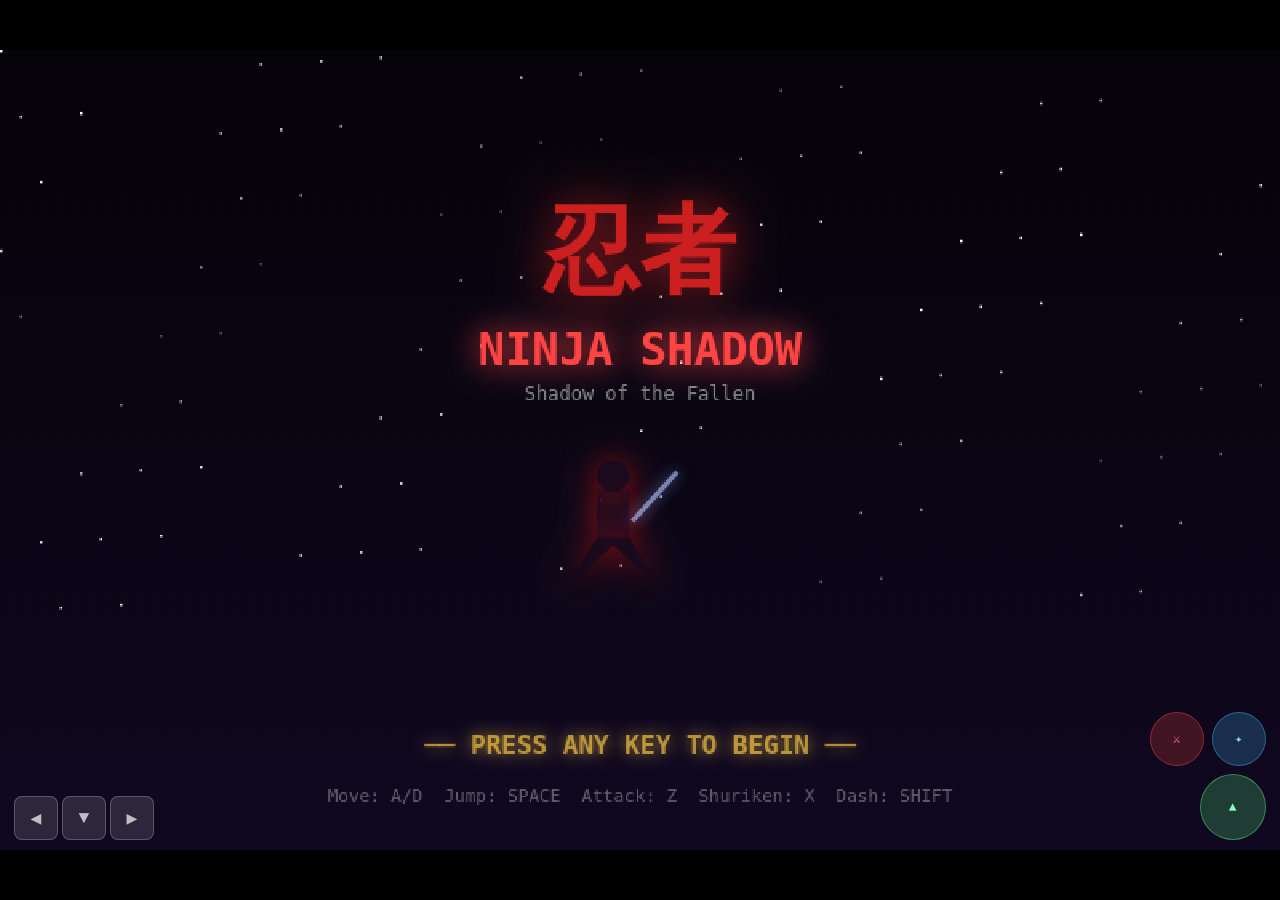
<file: game.html>
<!DOCTYPE html>
<html lang="en">
<head>
<meta charset="UTF-8">
<meta name="viewport" content="width=device-width, initial-scale=1.0, user-scalable=no">
<title>Ninja Shadow — Shadow of the Fallen</title>
<style>
  * { margin: 0; padding: 0; box-sizing: border-box; }
  body {
    background: #000;
    display: flex;
    flex-direction: column;
    align-items: center;
    justify-content: center;
    height: 100vh;
    overflow: hidden;
    font-family: 'Courier New', monospace;
  }
  #gameContainer {
    position: relative;
    width: 800px;
    height: 500px;
    max-width: 100vw;
    max-height: 100vh;
  }
  canvas {
    display: block;
    width: 100%;
    height: 100%;
    image-rendering: pixelated;
  }
  #ui {
    position: absolute;
    top: 0; left: 0; right: 0; bottom: 0;
    pointer-events: none;
  }
  /* Mobile controls */
  #mobileControls {
    position: absolute;
    bottom: 0; left: 0; right: 0;
    height: 130px;
    display: flex;
    justify-content: space-between;
    align-items: flex-end;
    padding: 10px 14px;
    pointer-events: none;
  }
  .dpad {
    display: grid;
    grid-template-columns: 44px 44px 44px;
    grid-template-rows: 44px 44px;
    gap: 4px;
    pointer-events: all;
  }
  .btn {
    background: rgba(255,255,255,0.13);
    border: 1.5px solid rgba(255,255,255,0.22);
    border-radius: 8px;
    display: flex;
    align-items: center;
    justify-content: center;
    font-size: 18px;
    color: rgba(255,255,255,0.7);
    cursor: pointer;
    -webkit-tap-highlight-color: transparent;
    user-select: none;
    transition: background 0.1s;
    touch-action: manipulation;
  }
  .btn:active, .btn.pressed { background: rgba(255,200,50,0.28); }
  .actionBtns {
    display: flex;
    flex-direction: column;
    gap: 8px;
    pointer-events: all;
  }
  .actionRow { display: flex; gap: 8px; }
  .actionBtn {
    width: 54px; height: 54px;
    border-radius: 50%;
    font-size: 13px;
    font-weight: bold;
    letter-spacing: 0.5px;
  }
  #btnAttack { background: rgba(220,60,60,0.25); border-color: rgba(220,60,60,0.5); color: #f88; }
  #btnShuriken { background: rgba(60,160,220,0.25); border-color: rgba(60,160,220,0.5); color: #8cf; }
  #btnJump { background: rgba(80,220,120,0.25); border-color: rgba(80,220,120,0.5); color: #8fb; width: 66px; height: 66px; }
  #btnDown { background: rgba(180,100,220,0.2); border-color: rgba(180,100,220,0.4); color: #c8f; }
  .empty { pointer-events: none; background: transparent; border: none; }
</style>
</head>
<body>
<div id="gameContainer">
  <canvas id="gameCanvas" width="800" height="500"></canvas>
  <!-- Mobile Controls -->
  <div id="mobileControls">
    <div class="dpad">
      <div class="empty"></div>
      <div></div>
      <div class="empty"></div>
      <div class="btn" id="btnLeft">◀</div>
      <div class="btn" id="btnDown2">▼</div>
      <div class="btn" id="btnRight">▶</div>
    </div>
    <div class="actionBtns">
      <div class="actionRow">
        <div class="btn actionBtn" id="btnAttack">⚔</div>
        <div class="btn actionBtn" id="btnShuriken">✦</div>
      </div>
      <div class="actionRow" style="justify-content:flex-end">
        <div class="btn actionBtn" id="btnJump">▲</div>
      </div>
    </div>
  </div>
</div>

<script>
// ═══════════════════════════════════════════════════════════
//  NINJA SHADOW — Full Game Engine
// ═══════════════════════════════════════════════════════════
const canvas = document.getElementById('gameCanvas');
const ctx = canvas.getContext('2d');
const W = 800, H = 500;

// ── Audio ────────────────────────────────────────────────
const AC = window.AudioContext || window.webkitAudioContext;
let audioCtx = null;
function getAC() { if (!audioCtx) { try { audioCtx = new AC(); } catch(e){} } return audioCtx; }
function playTone(freq, type, dur, vol=0.18, detune=0) {
  try {
    const ac = getAC(); if (!ac) return;
    const o = ac.createOscillator();
    const g = ac.createGain();
    o.connect(g); g.connect(ac.destination);
    o.type = type; o.frequency.value = freq; o.detune.value = detune;
    g.gain.setValueAtTime(vol, ac.currentTime);
    g.gain.exponentialRampToValueAtTime(0.0001, ac.currentTime + dur);
    o.start(); o.stop(ac.currentTime + dur);
  } catch(e){}
}
function sfxJump()    { playTone(280, 'sine', 0.15, 0.12); playTone(380,'sine',0.1,0.08,200); }
function sfxSlash()   { playTone(800,'sawtooth',0.06,0.1); playTone(400,'sawtooth',0.1,0.08,-300); }
function sfxShuriken(){ playTone(600,'square',0.08,0.08,100); }
function sfxHit()     { playTone(120,'sawtooth',0.12,0.2); playTone(80,'sawtooth',0.2,0.15,-200); }
function sfxDeath()   { playTone(200,'sawtooth',0.5,0.3); playTone(100,'sawtooth',0.6,0.25,-500); }
function sfxPickup()  { playTone(880,'sine',0.1,0.15); playTone(1100,'sine',0.12,0.12,0); }
function sfxLand()    { playTone(160,'triangle',0.07,0.15); }

// ── Input ────────────────────────────────────────────────
const keys = {};
const justPressed = {};
let lastKeys = {};
document.addEventListener('keydown', e => {
  if (!keys[e.code]) justPressed[e.code] = true;
  keys[e.code] = true;
  if (['Space','ArrowUp','ArrowDown','ArrowLeft','ArrowRight'].includes(e.code)) e.preventDefault();
});
document.addEventListener('keyup', e => { keys[e.code] = false; });

// Mobile buttons
function bindBtn(id, code) {
  const el = document.getElementById(id);
  if (!el) return;
  el.addEventListener('touchstart', e => { e.preventDefault(); keys[code]=true; justPressed[code]=true; el.classList.add('pressed'); }, {passive:false});
  el.addEventListener('touchend',   e => { e.preventDefault(); keys[code]=false; el.classList.remove('pressed'); }, {passive:false});
  el.addEventListener('mousedown',  e => { keys[code]=true; justPressed[code]=true; });
  el.addEventListener('mouseup',    e => { keys[code]=false; });
}
bindBtn('btnLeft',    'ArrowLeft');
bindBtn('btnRight',   'ArrowRight');
bindBtn('btnDown2',   'ArrowDown');
bindBtn('btnAttack',  'KeyZ');
bindBtn('btnShuriken','KeyX');
bindBtn('btnJump',    'Space');

// ── Math helpers ─────────────────────────────────────────
const lerp = (a,b,t) => a+(b-a)*t;
const clamp = (v,mn,mx) => Math.max(mn,Math.min(mx,v));
const rand = (a,b) => a + Math.random()*(b-a);
const randInt = (a,b) => Math.floor(rand(a,b+1));

// ── Particle System ──────────────────────────────────────
const particles = [];
function spawnParticles(x, y, count, opts={}) {
  for (let i=0; i<count; i++) {
    const angle = opts.angle !== undefined ? opts.angle + rand(-opts.spread||0.5, opts.spread||0.5) : rand(0, Math.PI*2);
    const speed = rand(opts.minSpd||1, opts.maxSpd||4);
    particles.push({
      x, y,
      vx: Math.cos(angle)*speed + (opts.vx||0),
      vy: Math.sin(angle)*speed + (opts.vy||0),
      life: 1,
      decay: rand(opts.minDecay||0.03, opts.maxDecay||0.07),
      size: rand(opts.minSz||1.5, opts.maxSz||4),
      color: opts.colors ? opts.colors[Math.floor(Math.random()*opts.colors.length)] : '#fff',
      gravity: opts.gravity !== undefined ? opts.gravity : 0.15,
      type: opts.type || 'circle',
    });
  }
}

function updateParticles() {
  for (let i = particles.length-1; i>=0; i--) {
    const p = particles[i];
    p.x += p.vx; p.y += p.vy;
    p.vy += p.gravity;
    p.vx *= 0.96;
    p.life -= p.decay;
    if (p.life <= 0) particles.splice(i,1);
  }
}
function drawParticles(camX) {
  for (const p of particles) {
    ctx.save();
    ctx.globalAlpha = p.life;
    ctx.fillStyle = p.color;
    const sx = p.x - camX;
    if (p.type === 'star') {
      ctx.translate(sx, p.y);
      ctx.beginPath();
      for (let i=0;i<5;i++) {
        const a = (i/5)*Math.PI*2 - Math.PI/2;
        const r = i%2===0?p.size:p.size*0.4;
        i===0?ctx.moveTo(Math.cos(a)*r,Math.sin(a)*r):ctx.lineTo(Math.cos(a)*r,Math.sin(a)*r);
      }
      ctx.closePath(); ctx.fill();
    } else {
      ctx.beginPath();
      ctx.arc(sx, p.y, p.size, 0, Math.PI*2);
      ctx.fill();
    }
    ctx.restore();
  }
}

// ── Platform definitions ─────────────────────────────────
// Each level is an array of platforms + enemies + collectibles
// Platform: {x,y,w,h, type:'solid'|'semisolid'}
// Enemy: {x,y,type:'guard'|'archer'|'ninja'|'boss'}
// Collectible: {x,y,type:'spirit'|'health'}

const TILE = 32;
function makePlatform(x,y,w,h,type='solid') { return {x,y,w,h,type}; }

function generateLevel(lvl) {
  const platforms = [];
  const enemies = [];
  const collectibles = [];
  const goal = { x: 0, y: 0 };

  if (lvl === 1) {
    // Ground
    platforms.push(makePlatform(0,   450, 600, 50));
    platforms.push(makePlatform(700, 430, 400, 70));
    platforms.push(makePlatform(1200,440, 500, 60));
    platforms.push(makePlatform(1800,420, 600, 80));
    platforms.push(makePlatform(2500,440, 400, 60));
    platforms.push(makePlatform(3000,440, 800, 60));
    // Floating
    platforms.push(makePlatform(300, 350, 120, 20,'semisolid'));
    platforms.push(makePlatform(550, 290, 120, 20,'semisolid'));
    platforms.push(makePlatform(820, 360, 140, 20,'semisolid'));
    platforms.push(makePlatform(1050,300, 120, 20,'semisolid'));
    platforms.push(makePlatform(1350,330, 160, 20,'semisolid'));
    platforms.push(makePlatform(1600,270, 140, 20,'semisolid'));
    platforms.push(makePlatform(1950,310, 180, 20,'semisolid'));
    platforms.push(makePlatform(2200,250, 120, 20,'semisolid'));
    platforms.push(makePlatform(2700,350, 120, 20,'semisolid'));
    // Walls
    platforms.push(makePlatform(640, 380, 20, 70));
    platforms.push(makePlatform(1150,350, 20, 100));
    platforms.push(makePlatform(2480,360, 20, 80));

    enemies.push({x:500, y:418, type:'guard'});
    enemies.push({x:900, y:398, type:'guard'});
    enemies.push({x:1300,y:408, type:'archer'});
    enemies.push({x:1550,y:408, type:'guard'});
    enemies.push({x:1900,y:388, type:'guard'});
    enemies.push({x:2100,y:408, type:'archer'});
    enemies.push({x:2600,y:408, type:'guard'});
    enemies.push({x:2800,y:408, type:'ninja'});
    enemies.push({x:3100,y:408, type:'guard'});
    enemies.push({x:3300,y:408, type:'ninja'});

    for (let i=0;i<15;i++) collectibles.push({x: 150+i*220+rand(-30,30), y: rand(250,420), type:'spirit'});
    collectibles.push({x:1000,y:370,type:'health'});
    collectibles.push({x:2300,y:220,type:'health'});

    goal.x = 3600; goal.y = 380;
  } else if (lvl === 2) {
    platforms.push(makePlatform(0,   460, 500, 40));
    platforms.push(makePlatform(600, 420, 300, 40));
    platforms.push(makePlatform(1000,380, 300, 40));
    platforms.push(makePlatform(1400,340, 400, 40));
    platforms.push(makePlatform(1900,360, 500, 40));
    platforms.push(makePlatform(2500,400, 600, 40));
    platforms.push(makePlatform(3200,360, 800, 40));
    // Steps
    for (let i=0;i<6;i++) {
      platforms.push(makePlatform(200+i*90, 420-i*35, 70, 18,'semisolid'));
    }
    platforms.push(makePlatform(700, 310, 100, 18,'semisolid'));
    platforms.push(makePlatform(900, 260, 120, 18,'semisolid'));
    platforms.push(makePlatform(1150,200, 100, 18,'semisolid'));
    platforms.push(makePlatform(1500,230, 120, 18,'semisolid'));
    platforms.push(makePlatform(1750,190, 100, 18,'semisolid'));
    platforms.push(makePlatform(2050,220, 140, 18,'semisolid'));
    platforms.push(makePlatform(2700,300, 120, 18,'semisolid'));
    // Walls
    platforms.push(makePlatform(580, 380, 20, 80));
    platforms.push(makePlatform(995, 340, 20, 80));
    platforms.push(makePlatform(1395,300, 20, 80));

    enemies.push({x:400, y:428, type:'guard'});
    enemies.push({x:750, y:388, type:'archer'});
    enemies.push({x:1100,y:348, type:'ninja'});
    enemies.push({x:1500,y:308, type:'guard'});
    enemies.push({x:1700,y:308, type:'archer'});
    enemies.push({x:2000,y:328, type:'ninja'});
    enemies.push({x:2200,y:368, type:'guard'});
    enemies.push({x:2700,y:368, type:'ninja'});
    enemies.push({x:2900,y:368, type:'ninja'});
    enemies.push({x:3100,y:328, type:'archer'});
    enemies.push({x:3400,y:328, type:'guard'});
    enemies.push({x:3700,y:328, type:'ninja'});

    for (let i=0;i<18;i++) collectibles.push({x:100+i*200+rand(-20,20), y:rand(200,430), type:'spirit'});
    collectibles.push({x:900,y:230,type:'health'});
    collectibles.push({x:2100,y:190,type:'health'});
    collectibles.push({x:3000,y:330,type:'health'});

    goal.x = 3900; goal.y = 330;
  } else {
    // Level 3 - BOSS
    platforms.push(makePlatform(0,   460, 600, 40));
    platforms.push(makePlatform(700, 420, 400, 40));
    platforms.push(makePlatform(1200,380, 400, 40));
    platforms.push(makePlatform(1700,340, 500, 40));
    platforms.push(makePlatform(2300,360, 400, 40));
    platforms.push(makePlatform(2800,400, 800, 40));  // boss arena

    for (let i=0;i<4;i++) platforms.push(makePlatform(150+i*100, 360-i*30, 80, 18,'semisolid'));
    platforms.push(makePlatform(800, 300, 100, 18,'semisolid'));
    platforms.push(makePlatform(1050,240, 120, 18,'semisolid'));
    platforms.push(makePlatform(1350,200, 120, 18,'semisolid'));
    platforms.push(makePlatform(1800,220, 140, 18,'semisolid'));
    platforms.push(makePlatform(2050,180, 100, 18,'semisolid'));
    // Boss arena walls
    platforms.push(makePlatform(2798,360, 20, 100));
    platforms.push(makePlatform(3598,360, 20, 100));
    // Floating in arena
    platforms.push(makePlatform(2950,290, 120, 18,'semisolid'));
    platforms.push(makePlatform(3200,240, 120, 18,'semisolid'));
    platforms.push(makePlatform(3400,290, 100, 18,'semisolid'));

    enemies.push({x:450,y:428,type:'guard'});
    enemies.push({x:800,y:388,type:'ninja'});
    enemies.push({x:1100,y:348,type:'archer'});
    enemies.push({x:1400,y:308,type:'ninja'});
    enemies.push({x:1900,y:308,type:'ninja'});
    enemies.push({x:2100,y:308,type:'archer'});
    enemies.push({x:2400,y:328,type:'ninja'});
    enemies.push({x:3100,y:368,type:'boss'});  // Boss!

    for (let i=0;i<12;i++) collectibles.push({x:100+i*250+rand(-20,20), y:rand(200,430), type:'spirit'});
    collectibles.push({x:1050,y:210,type:'health'});
    collectibles.push({x:2050,y:150,type:'health'});

    goal.x = 3700; goal.y = 370;
  }

  return { platforms, enemies, collectibles, goal, width: goal.x + 400 };
}

// ── GAME STATE ───────────────────────────────────────────
const STATES = { TITLE:0, PLAYING:1, PAUSED:2, DEAD:3, WIN:4, GAMEOVER:5 };
let gameState = STATES.TITLE;
let score = 0;
let level = 1;
let highScore = 0;

// ── PLAYER ───────────────────────────────────────────────
function createPlayer() {
  return {
    x: 80, y: 300,
    vx: 0, vy: 0,
    w: 26, h: 40,
    onGround: false,
    onWall: 0,       // -1 left wall, 1 right wall, 0 none
    wallSliding: false,
    jumpsLeft: 2,
    facing: 1,       // 1=right, -1=left
    health: 5,
    maxHealth: 5,
    shurikens: 10,
    invincible: 0,
    dead: false,
    deadTimer: 0,
    // Combat
    attacking: false,
    attackTimer: 0,
    attackCooldown: 0,
    // Animation
    frame: 0,
    frameTimer: 0,
    state: 'idle',   // idle,run,jump,fall,wallSlide,attack,hurt,dead,crouch
    stateTimer: 0,
    // Crouching
    crouching: false,
    // Shadow dash
    dashCooldown: 0,
    dashing: false,
    dashTimer: 0,
    dashVx: 0,
    // Trail
    trail: [],
  };
}
let player = createPlayer();

// ── ENEMY FACTORY ────────────────────────────────────────
function createEnemy(data) {
  const configs = {
    guard:  { w:28, h:38, hp:2, spd:1.2, atkRange:40,  atkDmg:1, detRange:200, color:'#c84',  reward:100 },
    archer: { w:26, h:36, hp:1, spd:0.8, atkRange:220, atkDmg:1, detRange:280, color:'#48c',  reward:150 },
    ninja:  { w:24, h:36, hp:3, spd:2.0, atkRange:35,  atkDmg:1, detRange:240, color:'#555',  reward:200 },
    boss:   { w:44, h:56, hp:20,spd:1.5, atkRange:60,  atkDmg:2, detRange:400, color:'#844',  reward:2000},
  };
  const cfg = configs[data.type] || configs.guard;
  return {
    ...cfg,
    x: data.x, y: data.y,
    vx: 0, vy: 0,
    facing: -1,
    type: data.type,
    state: 'patrol',   // patrol, chase, attack, hurt, dead
    stateTimer: 0,
    patrolDir: 1,
    patrolTimer: rand(80,160),
    atkCooldown: 0,
    dead: false,
    deadTimer: 0,
    frame: 0,
    frameTimer: 0,
    onGround: false,
    alert: false,
    alertTimer: 0,
    projectiles: [],
    hitFlash: 0,
    // for boss
    phase: 1,
    teleportCooldown: 0,
  };
}

// ── PROJECTILE ───────────────────────────────────────────
function createShuriken(x,y,vx,vy,owner='player') {
  return { x,y, vx,vy, life:1, owner, w:10,h:10, spin:0, dead:false };
}
function createArrow(x,y,vx,vy) {
  return { x,y, vx,vy, life:1, owner:'enemy', w:18,h:5, angle:Math.atan2(vy,vx), dead:false };
}

// ── LEVEL DATA ───────────────────────────────────────────
let levelData = null;
let enemies = [];
let collectibles = [];
let playerProjectiles = [];
let enemyProjectiles = [];
let camX = 0;
let camY = 0;

function loadLevel(lvl) {
  levelData = generateLevel(lvl);
  enemies = levelData.enemies.map(createEnemy);
  collectibles = levelData.collectibles.map(c=>({...c, collected:false, bobT:rand(0,Math.PI*2)}));
  playerProjectiles = [];
  enemyProjectiles = [];
  player = createPlayer();
  player.health = Math.min(player.health + 1, player.maxHealth); // partial heal on new level
  camX = 0; camY = 0;
  particles.length = 0;
}

// ── PHYSICS ──────────────────────────────────────────────
const GRAVITY = 0.55;
const MAX_FALL = 14;

function rectOverlap(ax,ay,aw,ah, bx,by,bw,bh) {
  return ax < bx+bw && ax+aw > bx && ay < by+bh && ay+ah > by;
}

function resolveCollisions(entity, platforms, passThrough=false) {
  entity.onGround = false;
  entity.onWall = 0;
  entity.wallSliding = false;

  const ph = passThrough && entity.crouching ? 0 : entity.h; // allow crouch-pass-through

  for (const p of platforms) {
    const semi = p.type === 'semisolid';
    if (!rectOverlap(entity.x, entity.y, entity.w, entity.h, p.x, p.y, p.w, p.h)) continue;

    const overlapLeft  = (entity.x + entity.w) - p.x;
    const overlapRight = (p.x + p.w) - entity.x;
    const overlapTop   = (entity.y + entity.h) - p.y;
    const overlapBot   = (p.y + p.h) - entity.y;
    const minOverlap   = Math.min(overlapLeft, overlapRight, overlapTop, overlapBot);

    if (semi) {
      // Only collide from top
      if (overlapTop < 16 && entity.vy >= 0) {
        entity.y = p.y - entity.h;
        entity.vy = 0;
        entity.onGround = true;
      }
      continue;
    }

    if (minOverlap === overlapTop && entity.vy >= 0) {
      entity.y = p.y - entity.h;
      entity.vy = 0;
      entity.onGround = true;
    } else if (minOverlap === overlapBot && entity.vy < 0) {
      entity.y = p.y + p.h;
      entity.vy = 0;
    } else if (minOverlap === overlapLeft && entity.vx > 0) {
      entity.x = p.x - entity.w;
      entity.vx = 0;
      entity.onWall = 1;
    } else if (minOverlap === overlapRight && entity.vx < 0) {
      entity.x = p.x + p.w;
      entity.vx = 0;
      entity.onWall = -1;
    }
  }
}

// ── PLAYER UPDATE ────────────────────────────────────────
function updatePlayer(dt) {
  if (player.dead) {
    player.deadTimer++;
    if (player.deadTimer > 120) {
      gameState = STATES.DEAD;
    }
    return;
  }

  const left  = keys['ArrowLeft']  || keys['KeyA'];
  const right = keys['ArrowRight'] || keys['KeyD'];
  const down  = keys['ArrowDown']  || keys['KeyS'];
  const jumpP = justPressed['Space'] || justPressed['ArrowUp'] || justPressed['KeyW'];
  const atkP  = justPressed['KeyZ'];
  const shrP  = justPressed['KeyX'];

  // Dashing
  if (player.dashing) {
    player.dashTimer--;
    player.vx = player.dashVx;
    player.vy = 0;
    // trail
    player.trail.push({x:player.x+player.w/2, y:player.y+player.h/2, life:1});
    if (player.dashTimer <= 0) { player.dashing = false; player.vx *= 0.3; }
  }

  // Movement
  const spd = player.crouching ? 2.5 : 4.5;
  if (!player.dashing) {
    if (left)  { player.vx = lerp(player.vx, -spd, 0.25); player.facing = -1; }
    else if (right) { player.vx = lerp(player.vx, spd, 0.25); player.facing = 1; }
    else { player.vx = lerp(player.vx, 0, player.onGround ? 0.35 : 0.1); }
  }

  // Crouch
  player.crouching = down && player.onGround;
  if (player.crouching) {
    player.h = 26; player.w = 26;
  } else {
    player.h = 40; player.w = 26;
  }

  // Jump
  if (jumpP) {
    if (player.onGround || player.jumpsLeft > 0) {
      if (player.onWall !== 0 && !player.onGround) {
        // Wall jump
        player.vy = -10;
        player.vx = -player.onWall * 7;
        player.onWall = 0;
        spawnParticles(player.x+player.w/2, player.y+player.h/2, 8, {
          colors:['#adf','#fff','#88f'], minSpd:2, maxSpd:5, minDecay:0.05, maxDecay:0.09
        });
      } else {
        const boost = player.onGround ? 0 : -0.5;
        player.vy = -11 + boost;
        if (!player.onGround) player.jumpsLeft--;
        spawnParticles(player.x+player.w/2, player.y+player.h, 6, {
          colors:['#ccc','#888','#fff'], angle:Math.PI*1.5, spread:0.6, minSpd:1, maxSpd:3
        });
      }
      sfxJump();
      player.onGround = false;
    }
  }

  if (player.onGround) { player.jumpsLeft = 2; }

  // Wall slide
  if (player.onWall !== 0 && !player.onGround && player.vy > 0) {
    player.wallSliding = true;
    player.vy = Math.min(player.vy, 2.5);
    if (Math.random() < 0.3) spawnParticles(
      player.x + (player.onWall===1?player.w:0), player.y+rand(0,player.h), 1,
      { colors:['#aaa','#ccc'], minSpd:0.3, maxSpd:1.2, gravity:0.05 }
    );
  }

  // Dash (double-tap or Shift)
  if ((justPressed['ShiftLeft']||justPressed['ShiftRight']) && player.dashCooldown <= 0 && !player.dashing) {
    player.dashing = true;
    player.dashTimer = 12;
    player.dashVx = player.facing * 13;
    player.dashCooldown = 50;
    spawnParticles(player.x+player.w/2, player.y+player.h/2, 12, {
      colors:['#6af','#aef','#fff'], minSpd:2, maxSpd:6, minDecay:0.06, maxDecay:0.12, gravity:0
    });
  }
  if (player.dashCooldown > 0) player.dashCooldown--;

  // Gravity
  if (!player.dashing) {
    player.vy += GRAVITY;
    if (player.vy > MAX_FALL) player.vy = MAX_FALL;
  }

  // Sword attack
  if (player.attackCooldown > 0) player.attackCooldown--;
  if (atkP && player.attackCooldown <= 0 && !player.crouching) {
    player.attacking = true;
    player.attackTimer = 18;
    player.attackCooldown = 22;
    sfxSlash();
    spawnParticles(
      player.x + (player.facing>0?player.w+15:0), player.y+player.h*0.3,
      8, { colors:['#fa8','#ff4','#ffd'], angle: player.facing>0?0:Math.PI,
           spread:0.7, minSpd:2, maxSpd:5, gravity:0.05 }
    );
    // Check hits
    const slashX = player.facing > 0 ? player.x + player.w : player.x - 55;
    const slashRect = {x:slashX, y:player.y-5, w:55, h:player.h+10};
    for (const e of enemies) {
      if (e.dead) continue;
      if (rectOverlap(slashRect.x, slashRect.y, slashRect.w, slashRect.h, e.x,e.y,e.w,e.h)) {
        hurtEnemy(e, 1, player.facing*3, -5);
      }
    }
  }
  if (player.attackTimer > 0) { player.attackTimer--; } else { player.attacking = false; }

  // Throw shuriken
  if (shrP && player.shurikens > 0) {
    player.shurikens--;
    const sx = player.x + player.w/2, sy = player.y + player.h*0.35;
    playerProjectiles.push(createShuriken(sx, sy, player.facing*10, -1.5, 'player'));
    sfxShuriken();
    spawnParticles(sx, sy, 4, {colors:['#8cf','#fff'], minSpd:1, maxSpd:3, gravity:0.05, minDecay:0.1, maxDecay:0.15});
  }

  // Move
  const prevY = player.y;
  player.x += player.vx;
  player.y += player.vy;

  // World bounds
  if (player.x < 0) { player.x = 0; player.vx = 0; }
  if (levelData && player.x + player.w > levelData.width) { player.x = levelData.width - player.w; player.vx = 0; }

  // Collisions
  resolveCollisions(player, levelData.platforms, true);

  if (player.vy === 0 && prevY !== player.y) sfxLand();

  // Invincibility
  if (player.invincible > 0) player.invincible--;

  // Pit death
  if (player.y > H + 100) {
    player.health = 0;
    killPlayer();
  }

  // Trail update
  for (let i=player.trail.length-1;i>=0;i--) {
    player.trail[i].life -= 0.12;
    if (player.trail[i].life <= 0) player.trail.splice(i,1);
  }

  // Update animation state
  updatePlayerState();

  // Collectibles
  for (const c of collectibles) {
    if (c.collected) continue;
    if (rectOverlap(player.x, player.y, player.w, player.h, c.x-10, c.y-10, 20, 20)) {
      c.collected = true;
      sfxPickup();
      if (c.type === 'spirit') {
        score += 50;
        spawnParticles(c.x, c.y, 12, {colors:['#ffd','#ff8','#fa4','#fff'], minSpd:1, maxSpd:4, type:'star', gravity:0.05, minDecay:0.03, maxDecay:0.06});
      } else if (c.type === 'health') {
        player.health = Math.min(player.health+2, player.maxHealth);
        spawnParticles(c.x, c.y, 16, {colors:['#f44','#f88','#fff'], minSpd:1.5, maxSpd:5, gravity:0.08, minDecay:0.04, maxDecay:0.07});
      }
    }
  }

  // Goal
  if (levelData) {
    const g = levelData.goal;
    if (rectOverlap(player.x, player.y, player.w, player.h, g.x, g.y-50, 40, 80)) {
      score += 1000 * level;
      if (level < 3) {
        level++;
        loadLevel(level);
      } else {
        gameState = STATES.WIN;
        if (score > highScore) highScore = score;
      }
    }
  }
}

function updatePlayerState() {
  let newState;
  if (player.dead) newState = 'dead';
  else if (player.attacking) newState = 'attack';
  else if (player.crouching) newState = 'crouch';
  else if (player.wallSliding) newState = 'wallSlide';
  else if (!player.onGround) newState = player.vy < 0 ? 'jump' : 'fall';
  else if (Math.abs(player.vx) > 0.5) newState = 'run';
  else newState = 'idle';
  if (newState !== player.state) { player.state = newState; player.frame = 0; player.frameTimer = 0; }
  player.frameTimer++;
  const speeds = {idle:18, run:7, jump:10, fall:10, attack:5, wallSlide:10, crouch:18, dead:8};
  if (player.frameTimer >= (speeds[player.state]||10)) {
    player.frameTimer = 0;
    const lengths = {idle:4, run:6, jump:2, fall:2, attack:4, wallSlide:3, crouch:2, dead:4};
    player.frame = (player.frame+1) % (lengths[player.state]||4);
  }
}

// ── ENEMY UPDATE ─────────────────────────────────────────
function hurtEnemy(e, dmg, kbx, kby) {
  if (e.dead || e.state==='dead') return;
  e.hp -= dmg;
  e.hitFlash = 8;
  e.vx = kbx; e.vy = kby;
  sfxHit();
  spawnParticles(e.x+e.w/2, e.y+e.h/2, 10, {
    colors:['#f44','#f88','#faa','#fff'], minSpd:1.5, maxSpd:5, gravity:0.2, minDecay:0.04, maxDecay:0.08
  });
  if (e.hp <= 0) {
    e.state = 'dead'; e.dead = true; e.deadTimer = 0;
    score += e.reward;
    spawnParticles(e.x+e.w/2, e.y+e.h/2, 20, {
      colors:['#f44','#f88','#fcc','#fff','#fa4'], minSpd:2, maxSpd:7, gravity:0.25, minDecay:0.02, maxDecay:0.05
    });
    // drop collectible?
    if (Math.random() < 0.2) {
      collectibles.push({x:e.x+e.w/2, y:e.y, type:'spirit', collected:false, bobT:0});
    }
  } else {
    e.state = 'hurt'; e.stateTimer = 20;
  }
}

function hurtPlayer(dmg) {
  if (player.invincible > 0 || player.dead) return;
  player.health -= dmg;
  player.invincible = 70;
  sfxHit();
  spawnParticles(player.x+player.w/2, player.y+player.h/2, 10, {
    colors:['#f44','#f88','#fff'], minSpd:2, maxSpd:6, gravity:0.2, minDecay:0.04, maxDecay:0.07
  });
  if (player.health <= 0) killPlayer();
}

function killPlayer() {
  player.dead = true;
  player.health = 0;
  player.deadTimer = 0;
  player.vy = -8; player.vx = 0;
  sfxDeath();
  spawnParticles(player.x+player.w/2, player.y+player.h/2, 30, {
    colors:['#f44','#f88','#fcc','#fff','#88f'], minSpd:2, maxSpd:9, gravity:0.15, minDecay:0.015, maxDecay:0.04
  });
}

function updateEnemies() {
  for (const e of enemies) {
    if (e.dead) {
      e.deadTimer++;
      e.vy += GRAVITY*0.5;
      e.y += e.vy;
      if (e.hitFlash>0) e.hitFlash--;
      continue;
    }
    if (e.hitFlash > 0) e.hitFlash--;

    // Gravity & movement
    e.vy += GRAVITY;
    if (e.vy > MAX_FALL) e.vy = MAX_FALL;

    const dx = player.x + player.w/2 - (e.x + e.w/2);
    const dy = player.y + player.h/2 - (e.y + e.h/2);
    const dist = Math.sqrt(dx*dx+dy*dy);

    if (e.alertTimer > 0) e.alertTimer--;

    // State machine
    if (e.state === 'hurt') {
      e.stateTimer--;
      if (e.stateTimer <= 0) e.state = dist < e.detRange ? 'chase' : 'patrol';
    } else if (e.state === 'patrol') {
      if (dist < e.detRange) {
        e.state = 'chase'; e.alert = true; e.alertTimer = 30;
      } else {
        e.vx = e.patrolDir * e.spd * 0.6;
        e.facing = e.patrolDir;
        e.patrolTimer--;
        if (e.patrolTimer <= 0) {
          e.patrolDir *= -1; e.patrolTimer = rand(80,160);
        }
      }
    } else if (e.state === 'chase') {
      if (dist > e.detRange * 1.5) { e.state = 'patrol'; e.alert = false; }
      else {
        e.facing = dx > 0 ? 1 : -1;
        if (e.type === 'ninja' || e.type === 'boss') {
          // Ninja: jump to reach player
          if (dy < -60 && e.onGround && Math.abs(dx) < 100) {
            e.vy = -11; e.onGround = false;
          }
        }
        if (dist <= e.atkRange + 10) {
          if (e.atkCooldown <= 0) e.state = 'attack';
          else e.vx = lerp(e.vx, 0, 0.3);
        } else {
          let spd = e.spd;
          if (e.type === 'archer' && dist < 100) spd = -e.spd; // back off
          e.vx = lerp(e.vx, e.facing * spd, 0.2);
        }
        // Boss teleport
        if (e.type === 'boss' && e.teleportCooldown <= 0 && dist > 200) {
          e.teleportCooldown = 180;
          spawnParticles(e.x+e.w/2, e.y+e.h/2, 20, {colors:['#88f','#aaf','#fff'], minSpd:2, maxSpd:6, gravity:0.1});
          e.x = player.x + (player.facing * -120);
          e.y = player.y;
          spawnParticles(e.x+e.w/2, e.y+e.h/2, 20, {colors:['#88f','#aaf','#fff'], minSpd:2, maxSpd:6, gravity:0.1});
        }
        if (e.teleportCooldown > 0) e.teleportCooldown--;
        // Boss phase 2
        if (e.type === 'boss' && e.hp < 10 && e.phase === 1) {
          e.phase = 2; e.spd = 2.5; e.atkRange = 70;
          spawnParticles(e.x+e.w/2, e.y+e.h/2, 40, {colors:['#f44','#f88','#fa4','#fff'], minSpd:3, maxSpd:10, gravity:0.1});
        }
      }
    } else if (e.state === 'attack') {
      e.vx = lerp(e.vx, 0, 0.4);
      e.atkCooldown--;
      if (e.atkCooldown <= 0) {
        e.atkCooldown = e.type==='boss' ? 40 : (e.type==='archer' ? 90 : 60);
        if (e.type === 'archer' || (e.type==='boss' && e.phase===2)) {
          // Shoot arrow
          const ang = Math.atan2(dy, dx);
          const speed = e.type==='boss'?9:6;
          enemyProjectiles.push(createArrow(e.x+e.w/2, e.y+e.h*0.3, Math.cos(ang)*speed, Math.sin(ang)*speed));
          sfxShuriken();
        } else {
          // Melee
          if (dist <= e.atkRange+15 && !player.dead) {
            hurtPlayer(e.atkDmg);
            const pushDir = dx>0?-1:1;
            player.vx = pushDir*5; player.vy = -4;
          }
        }
        if (dist <= e.atkRange + 20) e.state = 'chase';
        else e.state = dist < e.detRange ? 'chase' : 'patrol';
      }
    }

    e.x += e.vx;
    e.y += e.vy;

    const prevOnGround = e.onGround;
    resolveCollisions(e, levelData.platforms);

    // Prevent enemy from walking off edge (patrol only)
    if (e.state === 'patrol' && e.onGround) {
      // Check ahead
      const ahead = { x: e.x + e.facing*e.w, y: e.y+e.h+2, w:4, h:4 };
      let groundAhead = false;
      for (const p of levelData.platforms) {
        if (p.type==='semisolid') continue;
        if (rectOverlap(ahead.x, ahead.y, ahead.w, ahead.h, p.x,p.y,p.w,p.h)) { groundAhead=true; break; }
      }
      if (!groundAhead) { e.patrolDir *= -1; e.vx = 0; }
    }

    // Clamp to world
    if (levelData) {
      if (e.x < 0) { e.x=0; e.patrolDir=1; }
      if (e.x+e.w > levelData.width) { e.x=levelData.width-e.w; e.patrolDir=-1; }
    }

    // Melee contact damage
    if (!player.dead && rectOverlap(player.x,player.y,player.w,player.h, e.x,e.y,e.w,e.h)) {
      if ((e.type==='guard'||e.type==='ninja'||e.type==='boss') && e.state!=='dead') {
        hurtPlayer(e.type==='boss'?2:1);
        const push = player.x > e.x ? 1 : -1;
        player.vx = push*5; player.vy=-3;
      }
    }

    // Animation
    e.frameTimer = (e.frameTimer||0)+1;
    const espd = e.state==='attack'?4:(e.state==='chase'?8:12);
    if (e.frameTimer >= espd) { e.frameTimer=0; e.frame=((e.frame||0)+1)%4; }
  }
}

function updateProjectiles() {
  // Player shurikens
  for (let i=playerProjectiles.length-1;i>=0;i--) {
    const s = playerProjectiles[i];
    s.x += s.vx; s.y += s.vy;
    s.vy += 0.1; s.spin += 0.4;
    // Wall check
    for (const p of levelData.platforms) {
      if (rectOverlap(s.x-5,s.y-5,10,10, p.x,p.y,p.w,p.h)) {
        spawnParticles(s.x,s.y,5,{colors:['#8cf','#fff'],minSpd:1,maxSpd:3,gravity:0.1,minDecay:0.08,maxDecay:0.12});
        playerProjectiles.splice(i,1); break;
      }
    }
    if (i>=playerProjectiles.length) continue;
    if (s.x<camX-50||s.x>camX+W+50||s.y>H+50) { playerProjectiles.splice(i,1); continue; }
    // Hit enemies
    for (const e of enemies) {
      if (e.dead) continue;
      if (rectOverlap(s.x-5,s.y-5,10,10, e.x,e.y,e.w,e.h)) {
        hurtEnemy(e,1,s.vx*0.5,-3);
        spawnParticles(s.x,s.y,8,{colors:['#8cf','#fff','#4af'],minSpd:2,maxSpd:5,gravity:0.1,minDecay:0.05,maxDecay:0.1});
        playerProjectiles.splice(i,1); break;
      }
    }
  }
  // Enemy projectiles
  for (let i=enemyProjectiles.length-1;i>=0;i--) {
    const a = enemyProjectiles[i];
    a.x += a.vx; a.y += a.vy;
    a.vy += 0.12;
    if (a.x<camX-50||a.x>camX+W+100||a.y>H+50) { enemyProjectiles.splice(i,1); continue; }
    // Wall check
    let hit=false;
    for (const p of levelData.platforms) {
      if (rectOverlap(a.x-9,a.y-3,18,6, p.x,p.y,p.w,p.h)) {
        spawnParticles(a.x,a.y,4,{colors:['#ca8','#888'],minSpd:1,maxSpd:3,gravity:0.1,minDecay:0.07,maxDecay:0.12});
        enemyProjectiles.splice(i,1); hit=true; break;
      }
    }
    if (hit) continue;
    // Hit player
    if (!player.dead && rectOverlap(player.x,player.y,player.w,player.h, a.x-9,a.y-3,18,6)) {
      hurtPlayer(1);
      player.vx += a.vx*0.3;
      enemyProjectiles.splice(i,1);
    }
  }
}

// ── CAMERA ───────────────────────────────────────────────
function updateCamera() {
  const targetX = player.x - W*0.35;
  const targetY = player.y - H*0.55;
  camX = lerp(camX, targetX, 0.1);
  camY = lerp(camY, clamp(targetY, -30, 60), 0.08);
  if (levelData) camX = clamp(camX, 0, levelData.width - W);
  camY = clamp(camY, -40, 80);
}

// ── RENDERING ────────────────────────────────────────────
// Parallax background layers
function drawBackground() {
  // Sky gradient
  const skyGrad = ctx.createLinearGradient(0,0,0,H);
  const isLvl1 = level===1;
  const isLvl2 = level===2;
  if (isLvl1) {
    skyGrad.addColorStop(0,'#0a0612'); skyGrad.addColorStop(0.5,'#120a20'); skyGrad.addColorStop(1,'#1a1028');
  } else if (isLvl2) {
    skyGrad.addColorStop(0,'#050d12'); skyGrad.addColorStop(0.5,'#091520'); skyGrad.addColorStop(1,'#0d1c28');
  } else {
    skyGrad.addColorStop(0,'#0d0505'); skyGrad.addColorStop(0.5,'#1a0808'); skyGrad.addColorStop(1,'#200a10');
  }
  ctx.fillStyle = skyGrad; ctx.fillRect(0,0,W,H);

  // Moon
  const moonX = W*0.8 - camX*0.02;
  const moonY = 70;
  ctx.save();
  ctx.shadowColor = '#ffe'; ctx.shadowBlur = 30;
  ctx.fillStyle = '#f8f2d8';
  ctx.beginPath(); ctx.arc(moonX, moonY, 28, 0, Math.PI*2); ctx.fill();
  ctx.fillStyle = '#e8e0c8';
  ctx.beginPath(); ctx.arc(moonX+8, moonY-6, 24, 0, Math.PI*2); ctx.fill();
  ctx.restore();

  // Stars
  ctx.save();
  const time = Date.now() * 0.001;
  for (let i=0;i<80;i++) {
    const sx = ((i*137.5+13)%W);
    const sy = ((i*97.3+7)%200);
    const twinkle = 0.4 + 0.6*Math.sin(time*2 + i);
    ctx.globalAlpha = twinkle * 0.7;
    ctx.fillStyle = '#fff';
    ctx.fillRect(sx, sy, 1.5, 1.5);
  }
  ctx.restore();

  // Far mountains
  drawMountainLayer(camX * 0.08, '#1a1428', 3, 120, 200, 80);
  drawMountainLayer(camX * 0.15, '#211832', 5, 80, 160, 60);

  // Mid mountains
  drawMountainLayer(camX * 0.25, '#251d38', 7, 60, 120, 50);

  // Trees
  drawTreeLayer(camX * 0.4, '#1e1530', 20, 280, 360);
  drawTreeLayer(camX * 0.6, '#160e24', 14, 340, 420);

  // Fog
  const fogGrad = ctx.createLinearGradient(0, H-120, 0, H);
  fogGrad.addColorStop(0, 'rgba(15,10,28,0)');
  fogGrad.addColorStop(1, 'rgba(8,5,18,0.6)');
  ctx.fillStyle = fogGrad; ctx.fillRect(0, H-120, W, 120);
}

function drawMountainLayer(offX, color, count, minH, maxH, segW) {
  ctx.fillStyle = color;
  ctx.beginPath();
  ctx.moveTo(0, H);
  for (let i=0;i<=count+2;i++) {
    const x = (i * segW - offX % segW + W) % (segW*(count+2)) - segW;
    const h = minH + Math.sin(i*1.618)*((maxH-minH)*0.5) + (maxH-minH)*0.5;
    if (i===0) ctx.lineTo(x, H-h);
    else ctx.lineTo(x+segW, H-h);
  }
  ctx.lineTo(W, H); ctx.closePath(); ctx.fill();
}

function drawTreeLayer(offX, color, count, minY, maxY) {
  ctx.fillStyle = color;
  const spacing = W / count;
  for (let i=-1;i<=count+1;i++) {
    const x = (i*spacing - offX%spacing + W*2) % (spacing*(count+2)) - spacing;
    const h = 40 + ((i*73)%40);
    const y = minY + ((i*37)%( maxY-minY));
    ctx.beginPath();
    ctx.moveTo(x+spacing*0.3, y+h);
    ctx.lineTo(x+spacing*0.5, y);
    ctx.lineTo(x+spacing*0.7, y+h);
    ctx.closePath(); ctx.fill();
    ctx.fillRect(x+spacing*0.44, y+h, spacing*0.12, h*0.3);
  }
}

function drawPlatforms() {
  for (const p of levelData.platforms) {
    const sx = p.x - camX, sy = p.y - camY;
    if (sx+p.w < -20 || sx > W+20) continue;

    if (p.type === 'semisolid') {
      // Wooden platform
      ctx.fillStyle = '#3d2810';
      ctx.fillRect(sx, sy, p.w, p.h);
      ctx.fillStyle = '#5a3a18';
      ctx.fillRect(sx, sy, p.w, 6);
      // Grain lines
      ctx.strokeStyle = '#4a2f12'; ctx.lineWidth = 1; ctx.globalAlpha = 0.5;
      for (let x=6;x<p.w;x+=8) { ctx.beginPath(); ctx.moveTo(sx+x,sy); ctx.lineTo(sx+x,sy+p.h); ctx.stroke(); }
      ctx.globalAlpha = 1;
      // Edge glow
      ctx.fillStyle = '#7a5a30';
      ctx.fillRect(sx, sy, p.w, 2);
    } else {
      // Stone platform
      const grd = ctx.createLinearGradient(sx, sy, sx, sy+p.h);
      grd.addColorStop(0,'#3a3244'); grd.addColorStop(1,'#1c1828');
      ctx.fillStyle = grd;
      ctx.fillRect(sx, sy, p.w, p.h);
      // Highlight top edge
      ctx.fillStyle = '#504868';
      ctx.fillRect(sx, sy, p.w, 3);
      // Stone cracks
      ctx.strokeStyle = '#26202e'; ctx.lineWidth=1; ctx.globalAlpha=0.4;
      for (let cx=20;cx<p.w;cx+=20) {
        ctx.beginPath(); ctx.moveTo(sx+cx,sy+4); ctx.lineTo(sx+cx+5,sy+p.h-4); ctx.stroke();
      }
      ctx.globalAlpha=1;
      // Moss
      ctx.fillStyle = '#2a3a2a'; ctx.globalAlpha=0.3;
      for (let mx=4;mx<p.w-4;mx+=16) ctx.fillRect(sx+mx, sy, 8, 3);
      ctx.globalAlpha=1;
    }
  }
}

function drawCollectibles(t) {
  for (const c of collectibles) {
    if (c.collected) continue;
    const sx = c.x - camX, sy = c.y - camY;
    if (sx < -30 || sx > W+30) continue;
    c.bobT = (c.bobT||0) + 0.05;
    const bob = Math.sin(c.bobT) * 5;
    ctx.save();
    if (c.type === 'spirit') {
      // Glowing orb
      ctx.shadowColor = '#ffcc44'; ctx.shadowBlur = 20;
      const g = ctx.createRadialGradient(sx, sy+bob, 2, sx, sy+bob, 9);
      g.addColorStop(0,'#fff8c0'); g.addColorStop(0.5,'#ffcc44'); g.addColorStop(1,'rgba(255,180,0,0)');
      ctx.fillStyle = g;
      ctx.beginPath(); ctx.arc(sx, sy+bob, 9, 0, Math.PI*2); ctx.fill();
      ctx.fillStyle='rgba(255,255,200,0.8)';
      ctx.beginPath(); ctx.arc(sx, sy+bob, 4, 0, Math.PI*2); ctx.fill();
    } else {
      // Health orb
      ctx.shadowColor = '#ff4466'; ctx.shadowBlur = 20;
      const g = ctx.createRadialGradient(sx, sy+bob, 2, sx, sy+bob, 11);
      g.addColorStop(0,'#ffe0e0'); g.addColorStop(0.5,'#ff4466'); g.addColorStop(1,'rgba(255,0,60,0)');
      ctx.fillStyle = g;
      ctx.beginPath(); ctx.arc(sx, sy+bob, 11, 0, Math.PI*2); ctx.fill();
      ctx.fillStyle='#fff'; ctx.font='bold 12px sans-serif';
      ctx.textAlign='center'; ctx.textBaseline='middle';
      ctx.fillText('♥', sx, sy+bob);
    }
    ctx.restore();
  }
}

function drawGoal() {
  const g = levelData.goal;
  const sx = g.x - camX, sy = g.y - camY;
  if (sx < -60 || sx > W+60) return;
  const t = Date.now()*0.002;
  ctx.save();
  // Portal
  ctx.shadowColor = '#44ffcc'; ctx.shadowBlur = 30;
  const grad = ctx.createRadialGradient(sx+20, sy+20, 5, sx+20, sy+20, 30);
  grad.addColorStop(0,'rgba(120,255,200,0.9)');
  grad.addColorStop(0.5,'rgba(40,200,150,0.5)');
  grad.addColorStop(1,'rgba(0,100,80,0)');
  ctx.fillStyle = grad;
  ctx.beginPath(); ctx.ellipse(sx+20, sy+20, 22+Math.sin(t)*4, 35+Math.cos(t*1.3)*4, 0, 0, Math.PI*2); ctx.fill();
  // Torii gate
  ctx.strokeStyle = '#cc4422'; ctx.lineWidth = 5; ctx.shadowBlur = 0;
  ctx.beginPath(); ctx.moveTo(sx, sy-30); ctx.lineTo(sx+40, sy-30); ctx.stroke();
  ctx.beginPath(); ctx.moveTo(sx-5, sy-28); ctx.lineTo(sx+45, sy-28); ctx.stroke();
  ctx.lineWidth = 4;
  ctx.beginPath(); ctx.moveTo(sx+5, sy-28); ctx.lineTo(sx+5, sy+30); ctx.stroke();
  ctx.beginPath(); ctx.moveTo(sx+35, sy-28); ctx.lineTo(sx+35, sy+30); ctx.stroke();
  // Label
  ctx.shadowColor='#44ffcc'; ctx.shadowBlur=10;
  ctx.fillStyle='#afffee'; ctx.font='bold 11px monospace'; ctx.textAlign='center';
  ctx.fillText('GOAL', sx+20, sy-42);
  ctx.restore();
}

// ── DRAW NINJA (Player) ──────────────────────────────────
function drawNinja(p, sx, sy) {
  ctx.save();
  ctx.translate(sx + p.w/2, sy + p.h);
  if (p.facing < 0) ctx.scale(-1, 1);

  const blink = p.invincible > 0 && Math.floor(p.invincible/4)%2===1;
  if (blink) { ctx.restore(); return; }

  ctx.globalAlpha = p.dead ? Math.max(0, 1 - p.deadTimer/60) : 1;

  const t = p.frame;
  const run = p.state === 'run';
  const jump = p.state === 'jump' || p.state === 'fall';
  const attack = p.state === 'attack';
  const slide = p.state === 'wallSlide';
  const crouch = p.state === 'crouch';

  // Legs
  ctx.fillStyle = '#222';
  if (run) {
    const legSwing = Math.sin(t * Math.PI/3 * 2) * 12;
    ctx.save();
    ctx.rotate((legSwing)*Math.PI/180);
    ctx.fillRect(-4, -20, 7, 18);
    ctx.restore();
    ctx.save();
    ctx.rotate((-legSwing)*Math.PI/180);
    ctx.fillRect(-3, -20, 7, 18);
    ctx.restore();
  } else if (jump) {
    ctx.fillRect(-7, -16, 7, 14);
    ctx.fillRect(1, -16, 7, 14);
  } else if (crouch) {
    ctx.fillRect(-8, -10, 7, 10);
    ctx.fillRect(2, -10, 7, 10);
  } else {
    ctx.fillRect(-5, -20, 7, 20);
    ctx.fillRect(2, -20, 7, 20);
  }

  // Body
  const bodyH = crouch ? 12 : 20;
  const bodyY = crouch ? -22 : -38;
  ctx.fillStyle = '#1a1a2e';
  ctx.fillRect(-7, bodyY, 14, bodyH);

  // Belt
  ctx.fillStyle = '#8b2020';
  ctx.fillRect(-7, bodyY+bodyH-5, 14, 4);

  // Arms
  ctx.fillStyle = '#111';
  if (attack) {
    // Attack pose - arm extended
    ctx.save();
    ctx.translate(7, bodyY+5);
    ctx.rotate(-0.8 + (t/4)*0.5);
    ctx.fillRect(0, -2, 20, 5);
    // Sword
    ctx.strokeStyle = '#c0d8ff'; ctx.lineWidth=2.5;
    ctx.shadowColor='#88ccff'; ctx.shadowBlur=8;
    ctx.beginPath(); ctx.moveTo(20,-1); ctx.lineTo(46,-4); ctx.stroke();
    ctx.shadowBlur=0;
    ctx.restore();
    ctx.fillRect(-7, bodyY+4, 4, 14);
  } else if (slide) {
    ctx.fillRect(-11, bodyY+2, 4, 12);
    ctx.fillRect(7, bodyY+2, 4, 16);
  } else {
    const armSwing = run ? Math.sin(t * Math.PI/3 * 2) * 15 : 0;
    ctx.save(); ctx.translate(-7, bodyY+4); ctx.rotate((armSwing)*Math.PI/180);
    ctx.fillRect(-3, 0, 4, 12); ctx.restore();
    ctx.save(); ctx.translate(7, bodyY+4); ctx.rotate((-armSwing)*Math.PI/180);
    ctx.fillRect(0, 0, 4, 12); ctx.restore();
    // Sword on back
    ctx.strokeStyle='#909890'; ctx.lineWidth=2;
    ctx.beginPath(); ctx.moveTo(-4, bodyY+2); ctx.lineTo(10, bodyY+bodyH-2); ctx.stroke();
  }

  // Head
  const headY = crouch ? -34 : -48;
  ctx.fillStyle = '#1a1a2e';
  ctx.beginPath(); ctx.ellipse(0, headY, 8, 9, 0, 0, Math.PI*2); ctx.fill();

  // Mask/bandana
  ctx.fillStyle = '#8b2020';
  ctx.fillRect(-8, headY-2, 16, 7);

  // Eyes
  ctx.fillStyle = '#e0c060';
  ctx.shadowColor = '#ffd700'; ctx.shadowBlur = 4;
  ctx.fillRect(2, headY-2, 5, 3);
  ctx.shadowBlur = 0;

  // Headband
  ctx.strokeStyle = '#c83030'; ctx.lineWidth=2;
  ctx.beginPath(); ctx.moveTo(-8, headY-4); ctx.lineTo(8, headY-4); ctx.stroke();
  // Tie
  ctx.fillStyle='#c83030';
  ctx.beginPath(); ctx.moveTo(7,headY-5); ctx.lineTo(14,headY-8); ctx.lineTo(12,headY-3); ctx.closePath(); ctx.fill();

  ctx.restore();
}

// ── DRAW ENEMY ───────────────────────────────────────────
function drawEnemy(e) {
  const sx = e.x - camX, sy = e.y - camY;
  if (sx + e.w < -20 || sx > W+20) return;
  ctx.save();
  if (e.hitFlash > 0 && e.hitFlash%2===0) ctx.globalAlpha=0.4;
  ctx.translate(sx + e.w/2, sy + e.h);
  if (e.facing < 0) ctx.scale(-1, 1);

  if (e.dead) {
    ctx.globalAlpha *= Math.max(0, 1 - e.deadTimer/40);
    ctx.rotate(Math.PI/2);
  }

  const colors = {guard:'#a06020', archer:'#204880', ninja:'#303040', boss:'#600808'};
  const col = colors[e.type] || '#888';

  // Legs
  ctx.fillStyle = '#111';
  const t = e.frame;
  const moving = Math.abs(e.vx) > 0.3;
  if (moving && !e.dead) {
    ctx.fillRect(-5, -e.h+8, 6, e.h*0.4);
    ctx.fillRect(2, -e.h+8+Math.sin(t*1.3)*6, 6, e.h*0.4);
  } else {
    ctx.fillRect(-5, -e.h+8, 6, e.h*0.4);
    ctx.fillRect(2, -e.h+8, 6, e.h*0.4);
  }

  // Body
  ctx.fillStyle = col;
  ctx.fillRect(-e.w*0.45, -e.h+2, e.w*0.9, e.h*0.55);

  // Arms
  ctx.fillStyle = '#111';
  if (e.state === 'attack') {
    ctx.save(); ctx.translate(e.w*0.45, -e.h*0.65);
    ctx.rotate(-0.6);
    if (e.type === 'archer') {
      // Bow
      ctx.strokeStyle='#8a5a20'; ctx.lineWidth=2.5;
      ctx.beginPath(); ctx.arc(0,0,12,Math.PI*0.7,Math.PI*1.3,true); ctx.stroke();
      ctx.strokeStyle='#ccc'; ctx.lineWidth=1;
      ctx.beginPath(); ctx.moveTo(0,-12); ctx.lineTo(0,12); ctx.stroke();
      // Arrow
      ctx.strokeStyle='#c0a040'; ctx.lineWidth=2;
      ctx.beginPath(); ctx.moveTo(5,0); ctx.lineTo(24,0); ctx.stroke();
    } else {
      ctx.fillRect(0,-2.5,e.type==='boss'?26:18,5);
      if (e.type!=='archer') {
        ctx.strokeStyle='#bbb'; ctx.lineWidth=2.5;
        ctx.beginPath(); ctx.moveTo(18,-1); ctx.lineTo(e.type==='boss'?38:30,-3); ctx.stroke();
      }
    }
    ctx.restore();
    ctx.fillRect(-e.w*0.45,-e.h*0.7,4,12);
  } else {
    ctx.fillRect(-e.w*0.45,-e.h*0.7,4,12);
    ctx.fillRect(e.w*0.45-4,-e.h*0.7,4,12);
  }

  // Head
  ctx.fillStyle = col;
  ctx.beginPath(); ctx.ellipse(0, -e.h+2, e.w*0.38, e.h*0.22, 0,0,Math.PI*2); ctx.fill();
  // Eyes
  ctx.fillStyle = e.type==='boss'?'#ff3030':'#cc2020';
  ctx.shadowColor=e.type==='boss'?'#ff0000':'#cc0000'; ctx.shadowBlur=5;
  ctx.fillRect(2, -e.h+1, e.type==='boss'?7:4, 3);
  ctx.shadowBlur=0;

  // Helmet/hat
  if (e.type==='guard') {
    ctx.fillStyle='#404040';
    ctx.beginPath(); ctx.ellipse(0,-e.h-2,e.w*0.42,8,0,Math.PI,0,true); ctx.fill();
    ctx.fillRect(-e.w*0.45,-e.h+1,e.w*0.9,4);
  } else if (e.type==='archer') {
    ctx.fillStyle='#1a3060';
    ctx.beginPath(); ctx.moveTo(-10,-e.h-2); ctx.lineTo(0,-e.h-18); ctx.lineTo(10,-e.h-2); ctx.closePath(); ctx.fill();
  } else if (e.type==='ninja') {
    ctx.fillStyle='#1a1a1a';
    ctx.fillRect(-e.w*0.4,-e.h,e.w*0.8,e.h*0.24);
  } else if (e.type==='boss') {
    ctx.fillStyle='#500000';
    ctx.beginPath(); ctx.moveTo(-16,-e.h); ctx.lineTo(0,-e.h-22); ctx.lineTo(16,-e.h); ctx.closePath(); ctx.fill();
    ctx.strokeStyle='#aa2020'; ctx.lineWidth=2;
    ctx.beginPath(); ctx.moveTo(-16,-e.h); ctx.lineTo(16,-e.h); ctx.stroke();
    // Aura
    ctx.globalAlpha*=0.3;
    ctx.shadowColor='#ff2020'; ctx.shadowBlur=20;
    ctx.strokeStyle='#ff2020'; ctx.lineWidth=1;
    ctx.beginPath(); ctx.ellipse(0,-e.h*0.5,e.w*0.7,e.h*0.6,0,0,Math.PI*2); ctx.stroke();
    ctx.shadowBlur=0; ctx.globalAlpha = e.hitFlash>0&&e.hitFlash%2===0?0.4:1;
  }

  // Alert mark
  if (e.alert && e.alertTimer > 0) {
    ctx.restore();
    ctx.save();
    ctx.translate(sx+e.w/2, sy-10);
    ctx.globalAlpha = e.alertTimer/30;
    ctx.fillStyle='#ffcc00'; ctx.shadowColor='#ffcc00'; ctx.shadowBlur=8;
    ctx.font='bold 16px sans-serif'; ctx.textAlign='center';
    ctx.fillText('!', 0, 0);
  }

  ctx.restore();

  // HP bar
  if (!e.dead && e.hp < (e.type==='boss'?20:e.type==='ninja'?3:e.type==='guard'?2:1)) {
    const bw = e.w + 10, bh = 4;
    const bx = sx - 5, by = sy - 14;
    ctx.fillStyle='rgba(0,0,0,0.6)'; ctx.fillRect(bx, by, bw, bh);
    const maxHp = {guard:2,archer:1,ninja:3,boss:20}[e.type]||2;
    const ratio = e.hp / maxHp;
    const hpCol = ratio > 0.5 ? '#44ee44' : ratio > 0.25 ? '#eecc44' : '#ee4444';
    ctx.fillStyle = hpCol; ctx.fillRect(bx, by, bw*ratio, bh);
  }
}

function drawProjectiles() {
  const t = Date.now()*0.01;
  // Shurikens
  for (const s of playerProjectiles) {
    const sx2 = s.x-camX, sy2 = s.y-camY;
    ctx.save();
    ctx.translate(sx2, sy2);
    ctx.rotate(s.spin);
    ctx.shadowColor='#8cf'; ctx.shadowBlur=8;
    ctx.fillStyle='#c0e8ff';
    for (let i=0;i<4;i++) {
      ctx.save(); ctx.rotate(i*Math.PI/2);
      ctx.beginPath(); ctx.moveTo(0,-7); ctx.lineTo(2,-2); ctx.lineTo(0,0); ctx.lineTo(-2,-2); ctx.closePath();
      ctx.fill(); ctx.restore();
    }
    ctx.restore();
  }
  // Arrows
  for (const a of enemyProjectiles) {
    const sx2 = a.x-camX, sy2 = a.y-camY;
    ctx.save();
    ctx.translate(sx2, sy2);
    ctx.rotate(Math.atan2(a.vy, a.vx));
    ctx.fillStyle='#c0a040';
    ctx.fillRect(-9,-2,18,4);
    ctx.fillStyle='#e0c060';
    ctx.beginPath(); ctx.moveTo(9,-4); ctx.lineTo(15,0); ctx.lineTo(9,4); ctx.closePath(); ctx.fill();
    ctx.fillStyle='#886020';
    ctx.fillRect(-12,-3,6,6);
    ctx.restore();
  }
}

function drawHUD() {
  ctx.save();
  // Health
  const hpX = 16, hpY = 16;
  ctx.font = 'bold 13px monospace';
  ctx.fillStyle='rgba(0,0,0,0.5)'; ctx.fillRect(hpX-6,hpY-6, 160, 26); 
  ctx.fillStyle='#888'; ctx.fillText('HP', hpX, hpY+12);
  for (let i=0;i<player.maxHealth;i++) {
    const full = i < player.health;
    ctx.fillStyle = full ? '#ee3344' : '#442244';
    ctx.shadowColor = full ? '#ff4466' : 'none'; ctx.shadowBlur = full ? 6 : 0;
    ctx.font = '16px sans-serif';
    ctx.fillText('♥', hpX+28+i*22, hpY+13);
  }
  ctx.shadowBlur=0;

  // Shurikens
  ctx.fillStyle='rgba(0,0,0,0.5)'; ctx.fillRect(hpX-6,hpY+24, 140, 24);
  ctx.fillStyle='#8cf'; ctx.font='bold 12px monospace';
  ctx.fillText(`✦ x${player.shurikens}  SHURIKENS`, hpX, hpY+40);

  // Score
  ctx.fillStyle='rgba(0,0,0,0.5)'; ctx.fillRect(W-170,hpY-6, 164, 26);
  ctx.fillStyle='#ffd700'; ctx.shadowColor='#ffd700'; ctx.shadowBlur=6;
  ctx.font='bold 14px monospace'; ctx.textAlign='right';
  ctx.fillText(`${score.toString().padStart(8,'0')}`, W-14, hpY+12);
  ctx.shadowBlur=0;
  ctx.fillStyle='#aaa'; ctx.font='10px monospace';
  ctx.fillText('SCORE', W-14, hpY+24);

  // Level
  ctx.fillStyle='rgba(0,0,0,0.5)'; ctx.fillRect(W/2-60,hpY-6,120,24);
  ctx.fillStyle='#ccc'; ctx.font='bold 12px monospace'; ctx.textAlign='center';
  ctx.fillText(`── LEVEL ${level} ──`, W/2, hpY+11);

  // Dash indicator
  if (player.dashCooldown > 0) {
    ctx.fillStyle='rgba(0,0,0,0.5)'; ctx.fillRect(hpX-6,hpY+50,100,18);
    ctx.fillStyle='#6af'; ctx.textAlign='left'; ctx.font='10px monospace';
    ctx.fillText('DASH cooldown', hpX, hpY+62);
  }

  // Controls hint (only early)
  if (score < 200) {
    ctx.fillStyle='rgba(0,0,0,0.55)'; ctx.fillRect(W-220, H-80, 214, 72);
    ctx.fillStyle='rgba(255,255,255,0.5)'; ctx.font='10px monospace'; ctx.textAlign='right';
    const hints = ['Move: ← → / A D', 'Jump: SPACE (x2=double)', 'Attack: Z  |  Throw: X', 'Dash: SHIFT  |  Slide: ↓'];
    hints.forEach((h,i) => ctx.fillText(h, W-10, H-65+i*14));
  }

  ctx.textAlign = 'left';
  ctx.restore();
}

function drawTitle() {
  ctx.save();
  const t = Date.now()*0.001;
  // Background
  const bg = ctx.createLinearGradient(0,0,0,H);
  bg.addColorStop(0,'#050208'); bg.addColorStop(1,'#100820');
  ctx.fillStyle=bg; ctx.fillRect(0,0,W,H);

  // Stars
  for (let i=0;i<100;i++) {
    const sx = (i*137.5)%W, sy=(i*73.1)%H*0.7;
    ctx.globalAlpha=0.3+0.7*Math.abs(Math.sin(t+i));
    ctx.fillStyle='#fff'; ctx.fillRect(sx,sy,1.5,1.5);
  }
  ctx.globalAlpha=1;

  // Title text
  ctx.save();
  ctx.translate(W/2, 160);
  ctx.shadowColor='#aa2020'; ctx.shadowBlur=30;
  ctx.fillStyle='#cc2020'; ctx.font='bold 60px serif';
  ctx.textAlign='center'; ctx.textBaseline='middle';
  ctx.fillText('忍者', 0, -30);
  ctx.shadowColor='#ff4444'; ctx.shadowBlur=20;
  ctx.fillStyle='#ff4444'; ctx.font='bold 28px monospace';
  ctx.fillText('NINJA SHADOW', 0, 30);
  ctx.shadowBlur=0;
  ctx.fillStyle='#888'; ctx.font='12px monospace';
  ctx.fillText('Shadow of the Fallen', 0, 56);
  ctx.restore();

  // Ninja silhouette
  ctx.save();
  ctx.translate(W/2 + Math.sin(t*0.5)*20, 330+Math.sin(t)*6);
  ctx.fillStyle='rgba(20,10,30,0.85)';
  ctx.shadowColor='#aa1010'; ctx.shadowBlur=20;
  // Body
  ctx.fillRect(-10,-50,20,30);
  ctx.beginPath(); ctx.ellipse(0,-58,10,10,0,0,Math.PI*2); ctx.fill();
  // Cape
  ctx.beginPath();
  ctx.moveTo(-10,-20); ctx.lineTo(-24+Math.sin(t)*4,10); ctx.lineTo(0,-15); ctx.lineTo(24-Math.sin(t)*4,10); ctx.lineTo(10,-20);
  ctx.closePath(); ctx.fill();
  // Sword
  ctx.strokeStyle='rgba(180,200,255,0.6)'; ctx.lineWidth=3; ctx.shadowColor='#88aaff'; ctx.shadowBlur=8;
  ctx.beginPath(); ctx.moveTo(12,-30); ctx.lineTo(40,-60+Math.sin(t*1.5)*5); ctx.stroke();
  ctx.restore();

  // Press to start
  ctx.globalAlpha=0.5+0.5*Math.sin(t*3);
  ctx.fillStyle='#ffcc44'; ctx.shadowColor='#ffcc44'; ctx.shadowBlur=10;
  ctx.font='bold 16px monospace'; ctx.textAlign='center';
  ctx.fillText('── PRESS ANY KEY TO BEGIN ──', W/2, H-60);
  ctx.shadowBlur=0; ctx.globalAlpha=1;

  // Controls
  ctx.fillStyle='rgba(255,255,255,0.35)'; ctx.font='11px monospace';
  ctx.fillText('Move: A/D  Jump: SPACE  Attack: Z  Shuriken: X  Dash: SHIFT', W/2, H-30);

  ctx.restore();
}

function drawDeadScreen() {
  ctx.save();
  ctx.fillStyle='rgba(0,0,0,0.75)'; ctx.fillRect(0,0,W,H);
  ctx.shadowColor='#ff2020'; ctx.shadowBlur=30;
  ctx.fillStyle='#ee2020'; ctx.font='bold 52px serif'; ctx.textAlign='center';
  ctx.fillText('あなたは死んだ', W/2, H/2-40);
  ctx.shadowBlur=0;
  ctx.fillStyle='#cc4444'; ctx.font='bold 22px monospace';
  ctx.fillText('YOU DIED', W/2, H/2+5);
  ctx.fillStyle='#888'; ctx.font='14px monospace';
  ctx.fillText(`Score: ${score}    Best: ${highScore}`, W/2, H/2+40);
  const t=Date.now()*0.001;
  ctx.globalAlpha=0.5+0.5*Math.sin(t*3);
  ctx.fillStyle='#ff8888'; ctx.font='14px monospace';
  ctx.fillText('Press SPACE or tap to restart', W/2, H/2+75);
  ctx.globalAlpha=1; ctx.restore();
}

function drawWinScreen() {
  ctx.save();
  const t=Date.now()*0.001;
  const bg=ctx.createLinearGradient(0,0,0,H);
  bg.addColorStop(0,'#040c04'); bg.addColorStop(1,'#081808');
  ctx.fillStyle=bg; ctx.fillRect(0,0,W,H);
  // Fireworks
  for (let i=0;i<6;i++) {
    const fx = 80+i*120+Math.sin(t*1.3+i)*40;
    const fy = 80+Math.cos(t+i)*40;
    for (let j=0;j<12;j++) {
      const a=(j/12)*Math.PI*2, r=40+Math.sin(t*3+j)*10;
      ctx.globalAlpha=0.3+0.7*Math.abs(Math.sin(t*3+i+j));
      ctx.fillStyle=['#ffd700','#ff8844','#44ffcc','#ff4488','#88ffcc'][i%5];
      ctx.beginPath(); ctx.arc(fx+Math.cos(a)*r, fy+Math.sin(a)*r, 2.5, 0, Math.PI*2); ctx.fill();
    }
  }
  ctx.globalAlpha=1;
  ctx.shadowColor='#44ffaa'; ctx.shadowBlur=30;
  ctx.fillStyle='#44ffaa'; ctx.font='bold 48px serif'; ctx.textAlign='center';
  ctx.fillText('勝利！', W/2, H/2-50);
  ctx.shadowBlur=0;
  ctx.fillStyle='#88ffcc'; ctx.font='bold 24px monospace';
  ctx.fillText('VICTORY!', W/2, H/2+5);
  ctx.fillStyle='#ffd700'; ctx.font='18px monospace';
  ctx.fillText(`FINAL SCORE: ${score}`, W/2, H/2+45);
  ctx.fillStyle='#aaa'; ctx.font='13px monospace';
  ctx.fillText(`Best: ${highScore}`, W/2, H/2+72);
  ctx.globalAlpha=0.5+0.5*Math.sin(t*3);
  ctx.fillStyle='#44ffcc'; ctx.font='14px monospace';
  ctx.fillText('Press SPACE to play again', W/2, H/2+110);
  ctx.globalAlpha=1; ctx.restore();
}

// ── MAIN LOOP ────────────────────────────────────────────
let lastTime = 0;
function gameLoop(timestamp) {
  const dt = Math.min((timestamp - lastTime)/16.67, 3);
  lastTime = timestamp;

  ctx.clearRect(0,0,W,H);

  if (gameState === STATES.TITLE) {
    drawTitle();
    if (Object.values(justPressed).some(v=>v) || Object.values(keys).some(v=>v)) {
      getAC(); // unlock audio
      gameState = STATES.PLAYING;
      score = 0; level = 1;
      loadLevel(level);
    }
  } else if (gameState === STATES.PLAYING) {
    updateCamera();
    drawBackground();
    drawPlatforms();
    drawGoal();
    drawCollectibles(timestamp);
    updateParticles();
    drawParticles(camX);

    // Draw player trail
    for (const tr of player.trail) {
      ctx.save();
      ctx.globalAlpha = tr.life * 0.25;
      ctx.fillStyle='#6af';
      ctx.beginPath(); ctx.arc(tr.x-camX, tr.y-camY, 8, 0, Math.PI*2); ctx.fill();
      ctx.restore();
    }

    updatePlayer(dt);
    updateEnemies();
    updateProjectiles();

    for (const e of enemies) drawEnemy(e);
    drawProjectiles();
    drawNinja(player, player.x-camX, player.y-camY);
    drawHUD();
  } else if (gameState === STATES.DEAD) {
    // Keep rendering game behind
    drawBackground();
    drawPlatforms();
    drawParticles(camX);
    for (const e of enemies) drawEnemy(e);
    drawNinja(player, player.x-camX, player.y-camY);
    drawDeadScreen();
    if (justPressed['Space'] || justPressed['Enter']) {
      if (score > highScore) highScore = score;
      score = 0; level = 1;
      loadLevel(level);
      gameState = STATES.PLAYING;
    }
  } else if (gameState === STATES.WIN) {
    drawWinScreen();
    if (justPressed['Space'] || justPressed['Enter']) {
      score = 0; level = 1;
      loadLevel(level);
      gameState = STATES.PLAYING;
    }
  }

  // Clear just-pressed
  Object.keys(justPressed).forEach(k => delete justPressed[k]);

  requestAnimationFrame(gameLoop);
}

// Touch restart on dead/win
canvas.addEventListener('click', () => {
  if (gameState===STATES.DEAD||gameState===STATES.WIN) {
    if (score > highScore) highScore = score;
    score=0; level=1; loadLevel(level); gameState=STATES.PLAYING;
  } else if (gameState===STATES.TITLE) {
    getAC(); gameState=STATES.PLAYING; score=0; level=1; loadLevel(level);
  }
});

// Responsive
function resizeCanvas() {
  const container = document.getElementById('gameContainer');
  const scale = Math.min(window.innerWidth/W, window.innerHeight/H);
  container.style.width  = W*scale+'px';
  container.style.height = H*scale+'px';
}
window.addEventListener('resize', resizeCanvas);
resizeCanvas();

requestAnimationFrame(gameLoop);
</script>
</body>
</html>
</file>
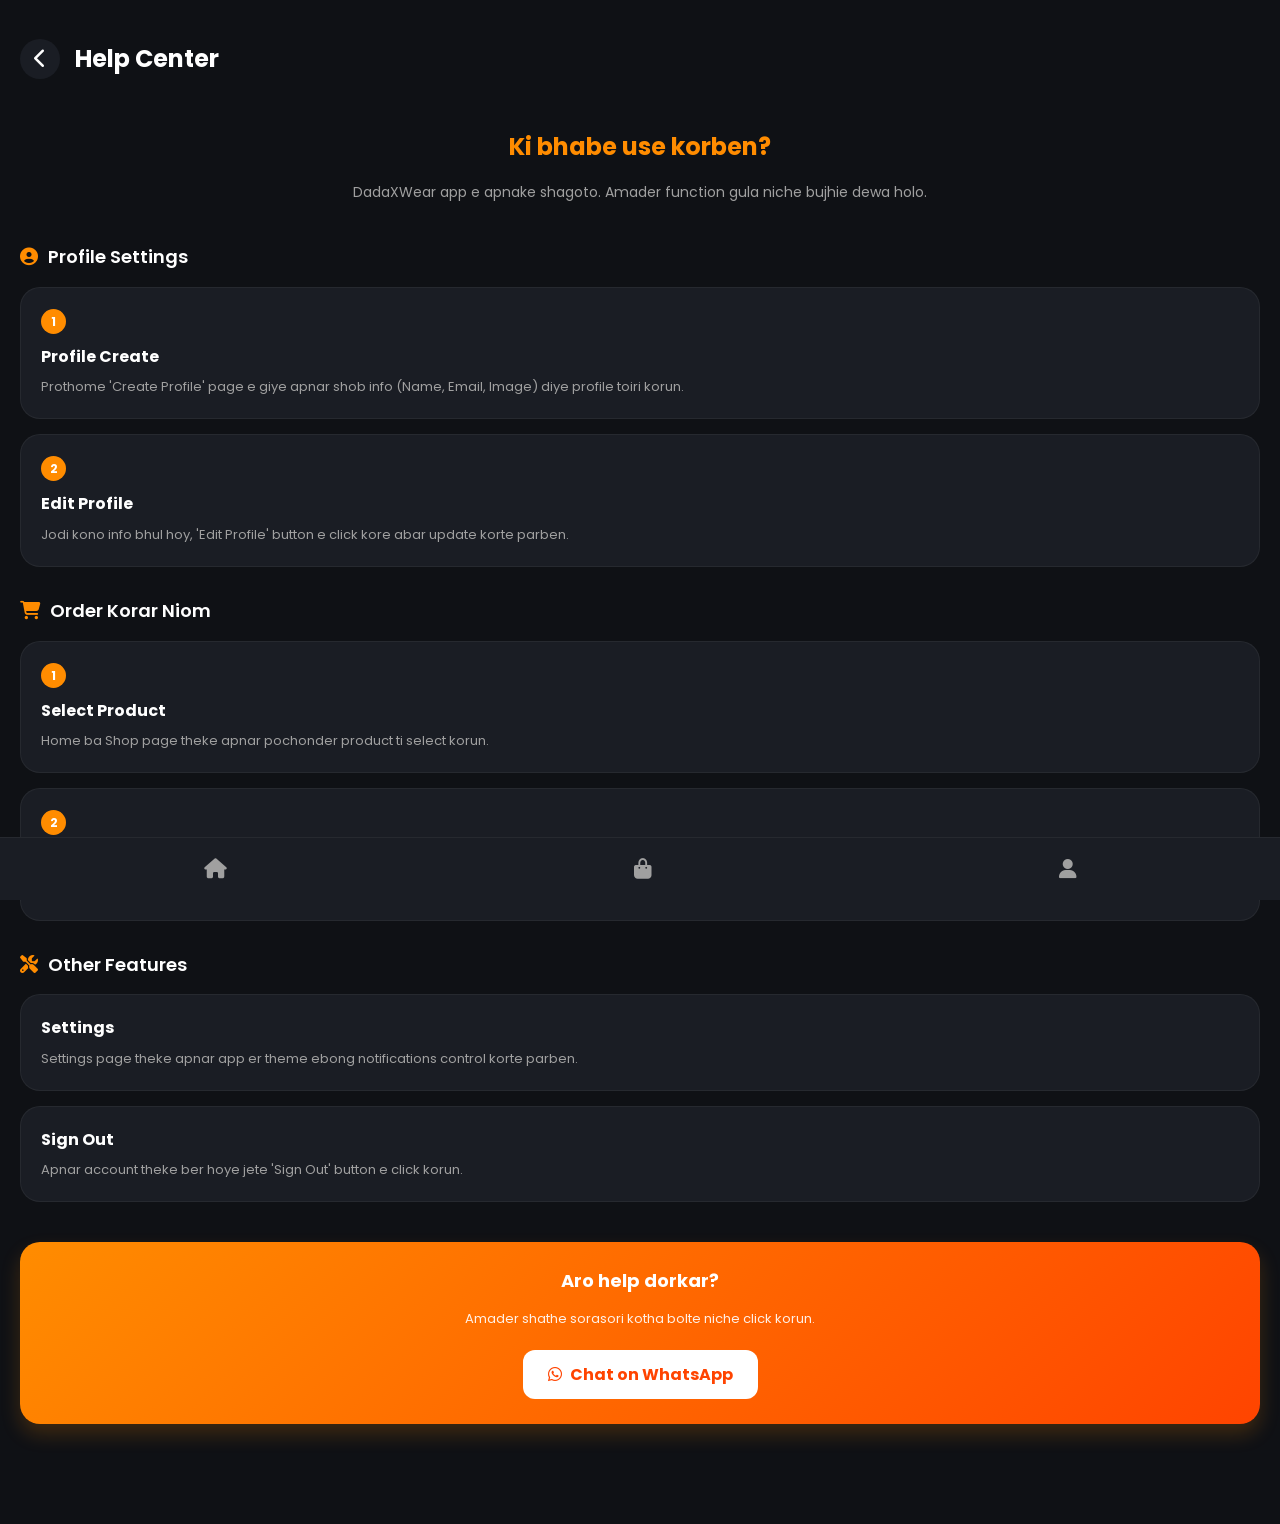
<file: help.html>
<!DOCTYPE html>
<html lang="en">
<head>
    <meta charset="UTF-8">
    <meta name="viewport" content="width=device-width, initial-scale=1.0, maximum-scale=1.0, user-scalable=no">
    <title>Help Center | DadaXWear</title>
    <link href="https://fonts.googleapis.com/css2?family=Poppins:wght@300;400;600;700&display=swap" rel="stylesheet">
    <link rel="stylesheet" href="https://cdnjs.cloudflare.com/ajax/libs/font-awesome/6.4.0/css/all.min.css">
    <style>
        :root {
            --accent: #ff8c00;
            --bg-dark: #0f1115;
            --card-bg: #1a1d24;
            --text-white: #ffffff;
            --text-dim: #a0a0a0;
        }

        body {
            margin: 0;
            background-color: var(--bg-dark);
            font-family: 'Poppins', sans-serif;
            color: var(--text-white);
            line-height: 1.6;
        }

        .help-container {
            padding: 20px;
            padding-bottom: 100px;
        }

        /* Top Navigation */
        .help-header {
            display: flex;
            align-items: center;
            gap: 15px;
            margin-bottom: 30px;
        }

        .back-btn {
            color: var(--text-white);
            font-size: 20px;
            text-decoration: none;
            background: var(--card-bg);
            width: 40px;
            height: 40px;
            display: flex;
            align-items: center;
            justify-content: center;
            border-radius: 50%;
        }

        /* Welcome Section */
        .welcome-box {
            text-align: center;
            margin-bottom: 40px;
        }

        .welcome-box h1 {
            font-size: 24px;
            margin-bottom: 10px;
            color: var(--accent);
        }

        .welcome-box p {
            color: var(--text-dim);
            font-size: 14px;
        }

        /* Instruction Cards */
        .help-section {
            margin-bottom: 30px;
        }

        .section-title {
            font-size: 18px;
            font-weight: 600;
            margin-bottom: 15px;
            display: flex;
            align-items: center;
            gap: 10px;
        }

        .section-title i {
            color: var(--accent);
        }

        .step-card {
            background: var(--card-bg);
            border-radius: 20px;
            padding: 20px;
            margin-bottom: 15px;
            border: 1px solid rgba(255, 255, 255, 0.05);
            transition: 0.3s;
        }

        .step-card:active {
            transform: scale(0.98);
        }

        .step-number {
            background: var(--accent);
            color: #fff;
            width: 25px;
            height: 25px;
            display: inline-flex;
            align-items: center;
            justify-content: center;
            border-radius: 50%;
            font-size: 12px;
            font-weight: bold;
            margin-bottom: 10px;
        }

        .step-card h4 {
            margin: 0 0 8px 0;
            font-size: 16px;
        }

        .step-card p {
            margin: 0;
            font-size: 13px;
            color: var(--text-dim);
        }

        /* Support Button */
        .contact-box {
            background: linear-gradient(135deg, #ff8c00, #ff4400);
            border-radius: 20px;
            padding: 25px;
            text-align: center;
            margin-top: 40px;
            box-shadow: 0 10px 20px rgba(255, 140, 0, 0.2);
        }

        .contact-box h3 {
            margin: 0 0 10px 0;
            font-size: 18px;
        }

        .contact-box p {
            font-size: 13px;
            margin-bottom: 20px;
            opacity: 0.9;
        }

        .whatsapp-btn {
            background: #fff;
            color: #ff4400;
            text-decoration: none;
            padding: 12px 25px;
            border-radius: 12px;
            font-weight: 700;
            display: inline-flex;
            align-items: center;
            gap: 8px;
        }

        /* Bottom Nav */
        .bottom-nav {
            position: fixed;
            bottom: 0;
            left: 0;
            width: 100%;
            background: #1a1d24;
            display: flex;
            justify-content: space-around;
            padding: 15px 0;
            border-top: 1px solid rgba(255,255,255,0.05);
            z-index: 100;
        }

        .bottom-nav a {
            color: var(--text-dim);
            font-size: 20px;
        }
    </style>
</head>
<body class="dark-theme">

    <div class="help-container">
        <!-- Header -->
        <div class="help-header">
            <a href="profile.html" class="back-btn"><i class="fas fa-chevron-left"></i></a>
            <h2>Help Center</h2>
        </div>

        <!-- Welcome -->
        <div class="welcome-box">
            <h1>Ki bhabe use korben?</h1>
            <p>DadaXWear app e apnake shagoto. Amader function gula niche bujhie dewa holo.</p>
        </div>

        <!-- Section: Profile Setup -->
        <div class="help-section">
            <div class="section-title">
                <i class="fas fa-user-circle"></i>
                <span>Profile Settings</span>
            </div>

            <div class="step-card">
                <div class="step-number">1</div>
                <h4>Profile Create</h4>
                <p>Prothome 'Create Profile' page e giye apnar shob info (Name, Email, Image) diye profile toiri korun.</p>
            </div>

            <div class="step-card">
                <div class="step-number">2</div>
                <h4>Edit Profile</h4>
                <p>Jodi kono info bhul hoy, 'Edit Profile' button e click kore abar update korte parben.</p>
            </div>
        </div>

        <!-- Section: Shopping -->
        <div class="help-section">
            <div class="section-title">
                <i class="fas fa-shopping-cart"></i>
                <span>Order Korar Niom</span>
            </div>

            <div class="step-card">
                <div class="step-number">1</div>
                <h4>Select Product</h4>
                <p>Home ba Shop page theke apnar pochonder product ti select korun.</p>
            </div>

            <div class="step-card">
                <div class="step-number">2</div>
                <h4>Add to Cart</h4>
                <p>'Add to Cart' e click korun ebong Checkout page e giye payment details din.</p>
            </div>
        </div>

        <!-- Section: Settings -->
        <div class="help-section">
            <div class="section-title">
                <i class="fas fa-tools"></i>
                <span>Other Features</span>
            </div>

            <div class="step-card">
                <h4>Settings</h4>
                <p>Settings page theke apnar app er theme ebong notifications control korte parben.</p>
            </div>

            <div class="step-card">
                <h4>Sign Out</h4>
                <p>Apnar account theke ber hoye jete 'Sign Out' button e click korun.</p>
            </div>
        </div>

        <!-- Support Box -->
        <div class="contact-box">
            <h3>Aro help dorkar?</h3>
            <p>Amader shathe sorasori kotha bolte niche click korun.</p>
            <a href="https://wa.me/8801333-135115" class="whatsapp-btn">
                <i class="fab fa-whatsapp"></i> Chat on WhatsApp
            </a>
        </div>
    </div>

    <!-- Bottom Navigation -->
    <nav class="bottom-nav">
        <a href="index.html"><i class="fas fa-home"></i></a>
        <a href="index.html"><i class="fas fa-shopping-bag"></i></a>
        <a href="profile.html"><i class="fas fa-user"></i></a>
    </nav>

</body>
</html>
</file>
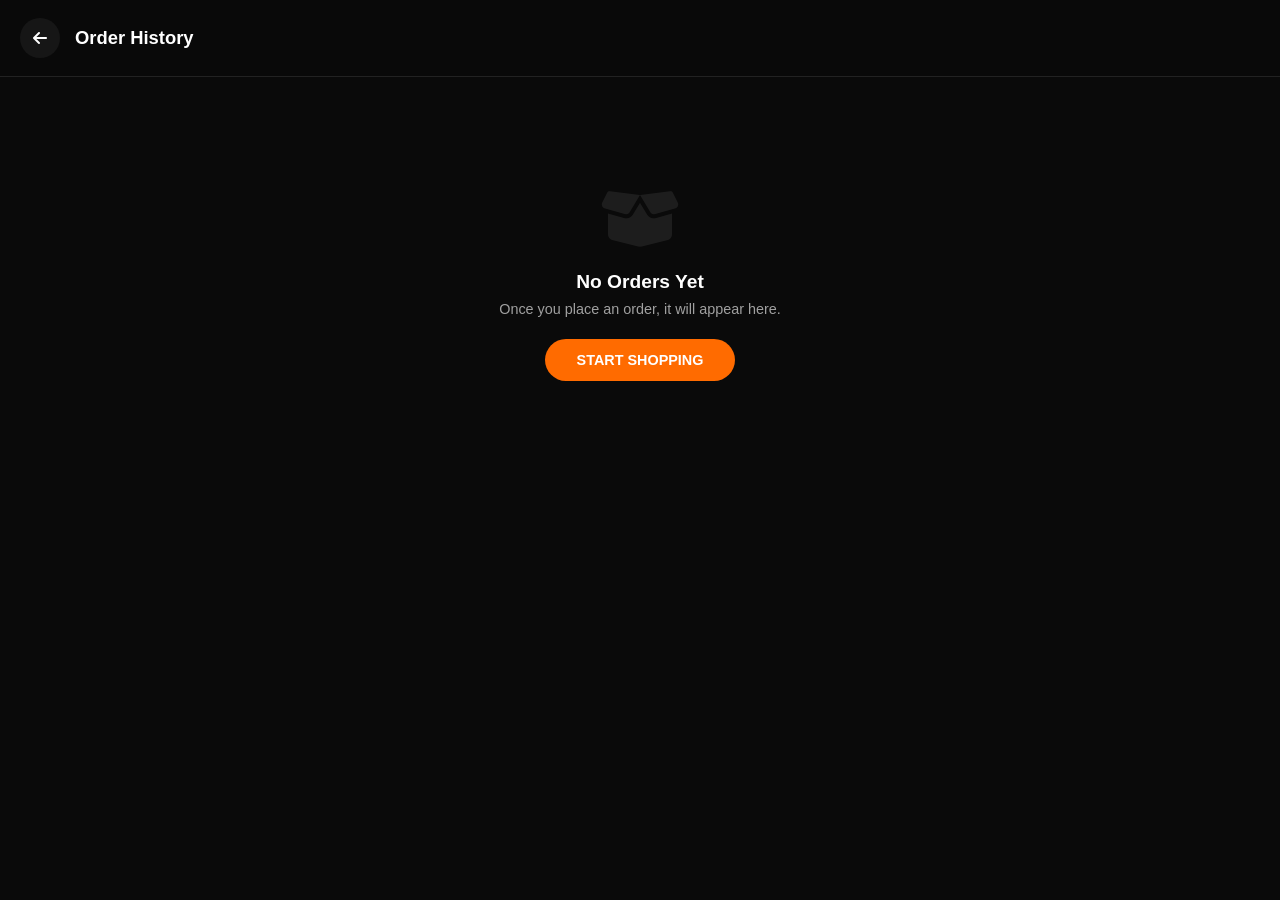
<file: history.html>
<!DOCTYPE html>
<html lang="en">
<head>
    <meta charset="UTF-8">
    <meta name="viewport" content="width=device-width, initial-scale=1.0">
    <title>Order History | DADAXWEAR</title>
    <link rel="stylesheet" href="https://cdnjs.cloudflare.com/ajax/libs/font-awesome/6.4.0/css/all.min.css">
    <style>
        :root {
            --primary: #ff6b00;
            --bg: #0a0a0a;
            --card: #161616;
            --text: #ffffff;
            --text-dim: #a0a0a0;
            --border: rgba(255,255,255,0.1);
            --danger: #ff4d4d;
        }
        * { margin:0; padding:0; box-sizing:border-box; font-family:'Segoe UI',sans-serif; }
        body { background:var(--bg); color:var(--text); min-height:100vh; padding-bottom:80px; }

        header {
            background:rgba(10,10,10,0.95);
            padding:18px 20px;
            display:flex; align-items:center; gap:15px;
            position:sticky; top:0; z-index:100;
            border-bottom:1px solid var(--border);
            backdrop-filter:blur(10px);
        }
        .back-btn {
            color:var(--text); text-decoration:none;
            width:40px; height:40px; border-radius:50%;
            background:var(--card);
            display:flex; align-items:center; justify-content:center; flex-shrink:0;
        }
        .header-title { flex:1; font-size:1.15rem; font-weight:700; }

        /* Clear All Button — header-এ */
        #clear-all-btn {
            background: rgba(255,77,77,0.12);
            color: var(--danger);
            border: 1px solid rgba(255,77,77,0.3);
            border-radius:10px;
            padding: 7px 13px;
            font-size: 0.75rem;
            font-weight: 700;
            cursor: pointer;
            display: none; /* orders লোড হলে দেখাবে */
            gap: 5px;
            align-items: center;
            white-space: nowrap;
            transition: background 0.2s;
        }
        #clear-all-btn:active { background: rgba(255,77,77,0.25); }

        .container { max-width:600px; margin:20px auto; padding:0 15px; }

        /* Spinner */
        #loading-view { text-align:center; padding:80px 20px; }
        .spinner {
            width:36px; height:36px;
            border:3px solid rgba(255,107,0,0.2);
            border-top-color:var(--primary);
            border-radius:50%;
            animation:spin 0.75s linear infinite;
            margin:0 auto 16px;
        }
        @keyframes spin { to { transform:rotate(360deg); } }
        #loading-view p { color:var(--text-dim); font-size:0.82rem; letter-spacing:1px; text-transform:uppercase; }

        /* Empty */
        #empty-view { text-align:center; padding:90px 20px; display:none; }
        #empty-view i { font-size:4rem; color:rgba(255,255,255,0.08); margin-bottom:20px; display:block; }
        #empty-view h3 { font-size:1.2rem; margin-bottom:8px; }
        #empty-view p  { color:var(--text-dim); font-size:0.9rem; }
        .go-shop {
            display:inline-block; background:var(--primary); color:#fff;
            padding:13px 32px; border-radius:30px; text-decoration:none;
            margin-top:22px; font-weight:700; font-size:0.9rem;
        }

        /* Order Card */
        .order-card {
            background:var(--card);
            border-radius:16px; padding:20px;
            margin-bottom:18px;
            border:1px solid var(--border);
            box-shadow:0 8px 28px rgba(0,0,0,0.3);
            transition: opacity 0.3s, transform 0.3s;
        }
        .order-card.removing {
            opacity: 0;
            transform: scale(0.96);
        }

        .order-header {
            display:flex; justify-content:space-between; align-items:flex-start;
            padding-bottom:14px; margin-bottom:14px;
            border-bottom:1px solid var(--border);
            gap:8px;
        }
        .order-header-left { flex:1; min-width:0; }
        .order-id   { color:var(--primary); font-weight:700; font-size:0.92rem; }
        .order-date { color:var(--text-dim); font-size:0.78rem; margin-top:4px; }

        .order-header-right {
            display:flex; align-items:center; gap:8px; flex-shrink:0;
        }
        .order-status {
            padding:4px 12px; border-radius:20px;
            font-size:0.72rem; font-weight:700;
        }
        .status-pending   { background:rgba(255,193,7,0.15);  color:#ffc107; }
        .status-confirmed { background:rgba(13,202,240,0.15); color:#0dcaf0; }
        .status-shipped   { background:rgba(13,110,253,0.15); color:#6ea8fe; }
        .status-delivered { background:rgba(25,135,84,0.15);  color:#75b798; }
        .status-cancelled { background:rgba(220,53,69,0.15);  color:#ea868f; }
        .status-default   { background:rgba(255,107,0,0.12);  color:var(--primary); }

        /* Delete single order button */
        .delete-order-btn {
            background: none;
            border: none;
            color: rgba(255,77,77,0.5);
            cursor: pointer;
            padding: 4px 6px;
            border-radius: 8px;
            font-size: 0.85rem;
            transition: color 0.2s, background 0.2s;
            flex-shrink: 0;
        }
        .delete-order-btn:active {
            color: var(--danger);
            background: rgba(255,77,77,0.1);
        }

        /* Product items */
        .product-item {
            display:flex; align-items:center; gap:12px;
            padding:10px 0;
            border-bottom:1px solid rgba(255,255,255,0.05);
        }
        .product-item:last-child { border-bottom:none; }

        .prod-thumb {
            width:46px; height:46px;
            border-radius:10px;
            object-fit:cover;
            background:#1e1e1e;
            flex-shrink:0;
            border:1px solid rgba(255,255,255,0.08);
        }
        .prod-thumb-placeholder {
            width:46px; height:46px;
            border-radius:10px;
            background:#1e1e1e;
            flex-shrink:0;
            display:flex; align-items:center; justify-content:center;
            border:1px solid rgba(255,255,255,0.08);
            color:rgba(255,255,255,0.15);
            font-size:1.1rem;
        }

        .prod-info { flex:1; min-width:0; }
        .prod-info h4  { font-size:0.9rem; margin-bottom:4px;
                         white-space:nowrap; overflow:hidden; text-overflow:ellipsis; }
        .prod-meta     { font-size:0.75rem; color:var(--text-dim); }
        .prod-price    { font-weight:700; color:var(--primary); font-size:0.88rem;
                         white-space:nowrap; margin-left:4px; flex-shrink:0; }

        .order-summary {
            margin-top:14px; padding-top:14px;
            border-top:1px solid var(--border);
            display:flex; justify-content:space-between; align-items:center;
        }
        .total-text { font-size:0.82rem; color:var(--text-dim); }
        .total-val  { font-size:1.1rem; font-weight:800; }

        /* Toast */
        #toast {
            position:fixed; bottom:28px; left:50%; transform:translateX(-50%);
            background:#fff; color:#000;
            padding:10px 22px; border-radius:50px;
            font-size:0.82rem; font-weight:700;
            box-shadow:0 4px 20px rgba(0,0,0,0.4);
            z-index:9999; opacity:0; pointer-events:none;
            transition: opacity 0.3s;
            white-space:nowrap;
        }
        #toast.show { opacity:1; }
    </style>
</head>
<body>

<header>
    <a href="index.html" class="back-btn"><i class="fas fa-arrow-left"></i></a>
    <span class="header-title">Order History</span>
    <button id="clear-all-btn" onclick="clearAllOrders()">
        <i class="fas fa-trash-alt"></i> Clear All
    </button>
</header>

<div class="container">
    <div id="loading-view">
        <div class="spinner"></div>
        <p>Loading Orders...</p>
    </div>
    <div id="empty-view">
        <i class="fas fa-box-open"></i>
        <h3>No Orders Yet</h3>
        <p>Once you place an order, it will appear here.</p>
        <a href="index.html" class="go-shop">START SHOPPING</a>
    </div>
    <div id="history-list"></div>
</div>

<div id="toast"></div>

<script>
const BASE_URL = 'https://dadaxwear.com';

// ─── in-memory merged list (delete এর জন্য দরকার) ───
let mergedOrders = [];

function getImgUrl(img) {
    if (!img) return '';
    if (img.startsWith('http')) return img;
    return BASE_URL + (img.startsWith('/') ? img : '/' + img);
}

function safeRead(key) {
    try {
        const v = localStorage.getItem(key);
        if (!v) return [];
        const p = JSON.parse(v);
        return Array.isArray(p) ? p : [];
    } catch (e) { return []; }
}

function fetchWithTimeout(url, ms) {
    return new Promise((resolve, reject) => {
        const timer = setTimeout(() => reject(new Error('Timeout')), ms);
        fetch(url)
            .then(r => { clearTimeout(timer); resolve(r); })
            .catch(e => { clearTimeout(timer); reject(e); });
    });
}

function showToast(msg) {
    const t = document.getElementById('toast');
    t.textContent = msg;
    t.classList.add('show');
    setTimeout(() => t.classList.remove('show'), 2200);
}

document.addEventListener('DOMContentLoaded', loadHistory);

async function loadHistory() {
    const listEl    = document.getElementById('history-list');
    const emptyEl   = document.getElementById('empty-view');
    const loadingEl = document.getElementById('loading-view');
    const clearBtn  = document.getElementById('clear-all-btn');

    const localOrders = safeRead('dxw_order_history');

    let serverOrders = [];
    const phone = (
        localStorage.getItem('dxw_user_phone') ||
        localStorage.getItem('userPhone') ||
        localStorage.getItem('dxw_phone') ||
        localStorage.getItem('phone') || ''
    ).trim();

    if (phone) {
        try {
            const res = await fetchWithTimeout(
                `${BASE_URL}/api/orders/user/${encodeURIComponent(phone)}`, 8000
            );
            if (res.ok) {
                const data = await res.json();
                if (Array.isArray(data) && data.length > 0) {
                    serverOrders = data.map(normalizeServerOrder);
                }
            }
        } catch (e) {
            console.warn('API failed, using localStorage:', e.message);
        }
    }

    mergedOrders = [...serverOrders];
    const srvIds = new Set(serverOrders.map(o => o.orderId).filter(Boolean));
    for (const lo of localOrders) {
        if (lo.orderId && srvIds.has(lo.orderId)) continue;
        mergedOrders.push(normalizeLocalOrder(lo));
    }

    loadingEl.style.display = 'none';

    if (mergedOrders.length === 0) {
        emptyEl.style.display = 'block';
        return;
    }

    clearBtn.style.display = 'flex';
    renderList();
}

function renderList() {
    const listEl   = document.getElementById('history-list');
    const emptyEl  = document.getElementById('empty-view');
    const clearBtn = document.getElementById('clear-all-btn');

    if (mergedOrders.length === 0) {
        listEl.innerHTML = '';
        emptyEl.style.display = 'block';
        clearBtn.style.display = 'none';
        return;
    }

    listEl.innerHTML = mergedOrders.map((order, idx) => renderCard(order, idx)).join('');
}

// ─── Single order delete ───
window.deleteOrder = async function(idx) {
    const order = mergedOrders[idx];
    if (!order) return;

    if (!confirm(`#${order.orderId} অর্ডারটি মুছবেন?`)) return;

    const cardEl = document.querySelector(`[data-idx="${idx}"]`);
    if (cardEl) {
        cardEl.classList.add('removing');
        await new Promise(r => setTimeout(r, 280));
    }

    // localStorage থেকে সরাও
    try {
        let local = safeRead('dxw_order_history');
        local = local.filter(o => o.orderId !== order.orderId);
        localStorage.setItem('dxw_order_history', JSON.stringify(local));
    } catch (e) {}

    // Server DB থেকেও সরাও (যদি _id থাকে)
    if (order._id) {
        try {
            await fetch(`${BASE_URL}/api/orders/${order._id}`, { method: 'DELETE' });
        } catch (e) {
            console.warn('Server delete failed:', e.message);
        }
    }

    // Memory থেকে সরাও এবং re-render
    mergedOrders.splice(idx, 1);
    renderList();
    showToast('🗑️ অর্ডার মুছে গেছে');
};

// ─── Clear All ───
window.clearAllOrders = function() {
    if (mergedOrders.length === 0) return;
    if (!confirm('সব অর্ডার মুছবেন?')) return;

    // localStorage পুরোটা clear
    localStorage.removeItem('dxw_order_history');

    // Server থেকে delete (যেগুলোতে _id আছে)
    mergedOrders.forEach(order => {
        if (order._id) {
            fetch(`${BASE_URL}/api/orders/${order._id}`, { method: 'DELETE' })
                .catch(e => console.warn('Server delete failed:', e.message));
        }
    });

    mergedOrders = [];
    renderList();
    showToast('🗑️ সব অর্ডার মুছে গেছে');
};

// ─── Normalize functions ───
function normalizeServerOrder(o) {
    return {
        _id:     String(o._id || ''),   // delete API-র জন্য রাখা
        orderId: o.orderId || String(o._id || '').slice(-8).toUpperCase(),
        date:    o.createdAt ? new Date(o.createdAt).toLocaleDateString('en-GB') : (o.date || '—'),
        total:   Number(o.totalAmount ?? o.total ?? 0),
        status:  o.status || 'Pending',
        items:   (o.items || []).map(normalizeItem),
        isLocal: false
    };
}

function normalizeLocalOrder(o) {
    return {
        _id:     '',
        orderId: o.orderId || '—',
        date:    o.date    || '—',
        total:   Number(o.totalAmount ?? o.total ?? 0),
        status:  o.status  || 'Pending',
        items:   (o.items || []).map(normalizeItem),
        isLocal: true
    };
}

function normalizeItem(item) {
    return {
        name:     String(item.name     || 'Product'),
        price:    Number(item.price)    || 0,
        quantity: Number(item.quantity) || 1,
        size:     String(item.size     || ''),
        sleeve:   String(item.handType || item.sleeve || ''),
        image:    item.image || ''
    };
}

function statusClass(s) {
    switch ((s || '').toLowerCase()) {
        case 'pending':   return 'status-pending';
        case 'confirmed': return 'status-confirmed';
        case 'shipped':   return 'status-shipped';
        case 'delivered': return 'status-delivered';
        case 'cancelled': return 'status-cancelled';
        default:          return 'status-default';
    }
}

function renderCard(order, idx) {
    const itemsHTML = (order.items || []).map(item => {
        const meta = [`Qty: ${item.quantity}`];
        if (item.size   && item.size   !== 'N/A' && item.size   !== '—') meta.push(`Size: ${item.size}`);
        if (item.sleeve && item.sleeve !== 'N/A' && item.sleeve !== '—') meta.push(`Sleeve: ${item.sleeve}`);

        const imgUrl    = getImgUrl(item.image);
        const thumbHtml = imgUrl
            ? `<img class="prod-thumb" src="${imgUrl}" loading="lazy" onerror="this.style.visibility='hidden'">`
            : `<div class="prod-thumb-placeholder"><i class="fas fa-box"></i></div>`;

        return `
        <div class="product-item">
            ${thumbHtml}
            <div class="prod-info">
                <h4>${item.name}</h4>
                <div class="prod-meta">${meta.join(' &nbsp;|&nbsp; ')}</div>
            </div>
            <div class="prod-price">${(item.price * item.quantity).toLocaleString()} TK</div>
        </div>`;
    }).join('');

    return `
    <div class="order-card" data-idx="${idx}">
        <div class="order-header">
            <div class="order-header-left">
                <div class="order-id">#${order.orderId}</div>
                <div class="order-date">
                    <i class="fas fa-calendar-alt" style="margin-right:5px;opacity:0.6;"></i>${order.date}
                </div>
            </div>
            <div class="order-header-right">
                <span class="order-status ${statusClass(order.status)}">${order.status}</span>
                <button class="delete-order-btn" onclick="deleteOrder(${idx})" title="Delete order">
                    <i class="fas fa-trash-alt"></i>
                </button>
            </div>
        </div>
        <div class="product-list">
            ${itemsHTML || '<p style="color:#666;font-size:0.85rem;padding:8px 0;">আইটেম পাওয়া যাচ্ছে না</p>'}
        </div>
        <div class="order-summary">
            <span class="total-text">মোট পরিশোধযোগ্য</span>
            <span class="total-val">${Number(order.total).toLocaleString()} TK</span>
        </div>
    </div>`;
}
</script>
</body>
</html>
</file>
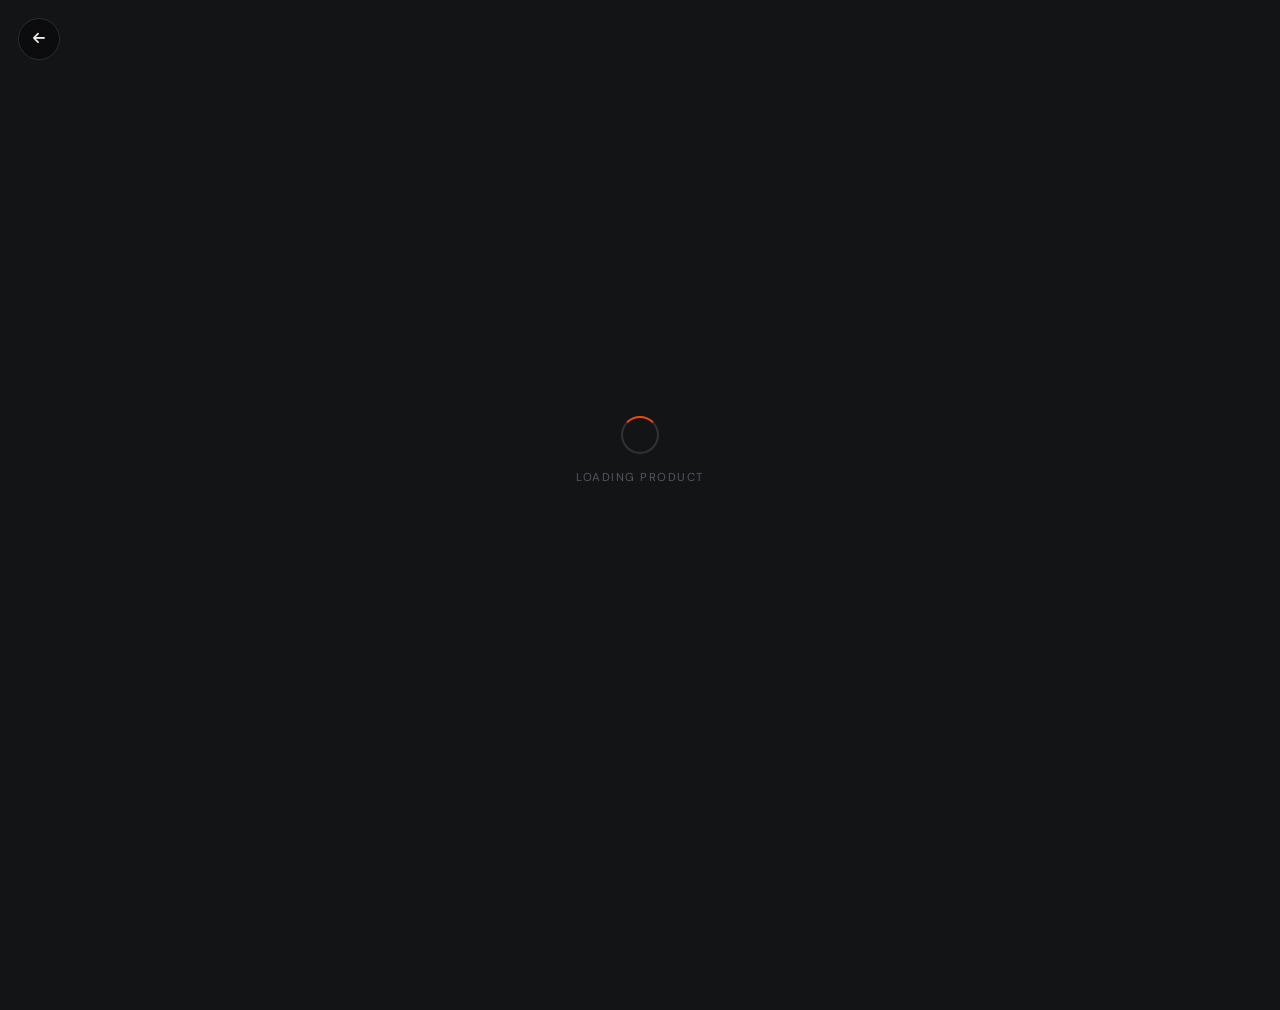
<file: product-details.html>
<!DOCTYPE html>
<html lang="en">
<head>
    <meta charset="UTF-8">
    <meta name="viewport" content="width=device-width, initial-scale=1.0">
    <title>Product Details | DadaXWear</title>

    <link rel="preconnect" href="https://fonts.googleapis.com">
    <link href="https://fonts.googleapis.com/css2?family=Bebas+Neue&family=DM+Sans:ital,opsz,wght@0,9..40,300;0,9..40,400;0,9..40,500;0,9..40,700;1,9..40,300&display=swap" rel="stylesheet">
    <link rel="stylesheet" href="https://cdnjs.cloudflare.com/ajax/libs/font-awesome/6.0.0/css/all.min.css">
    <link rel="stylesheet" href="https://cdn.jsdelivr.net/npm/swiper@11/swiper-bundle.min.css" />

    <style>
        :root {
            --bg: #0a0a0b;
            --surface: #131416;
            --surface2: #1c1d21;
            --surface3: #222428;
            --primary: #e8491d;
            --primary-dim: rgba(232,73,29,0.12);
            --primary-mid: rgba(232,73,29,0.4);
            --text: #f0ede8;
            --text-muted: #55555e;
            --text-mid: #8e8e9a;
            --border: rgba(255,255,255,0.07);
            --border-bright: rgba(255,255,255,0.13);
            --font-display: 'Bebas Neue', sans-serif;
            --font-body: 'DM Sans', sans-serif;
        }

        *, *::before, *::after { box-sizing: border-box; margin: 0; padding: 0; }
        html { scroll-behavior: smooth; }

        /* body & wrapper share the same surface colour
           so scrolling past content never shows a black void */
        body {
            background: var(--surface);
            color: var(--text);
            font-family: var(--font-body);
            padding-bottom: 110px;
            overflow-x: hidden;
            -webkit-font-smoothing: antialiased;
        }
        .details-wrapper {
            max-width: 600px;
            margin: 0 auto;
            min-height: 100vh;
            background: var(--surface);
        }

        /* ── Back Nav ── */
        .back-nav {
            position: fixed; top: 18px; left: 18px; z-index: 1001;
            width: 42px; height: 42px; border-radius: 50%;
            background: rgba(10,10,11,0.75);
            border: 1px solid var(--border-bright);
            color: var(--text);
            display: flex; align-items: center; justify-content: center;
            backdrop-filter: blur(16px);
            text-decoration: none;
            transition: background 0.2s, transform 0.2s;
            font-size: 0.85rem;
        }
        .back-nav:hover { background: rgba(232,73,29,0.25); transform: scale(1.05); }

        /* ── Hero ── */
        .product-hero {
            position: relative;
            width: 100%;
            height: 460px;
            overflow: hidden;
            background: var(--bg);
        }
        .swiper { width: 100%; height: 100%; }
        .swiper-slide img { width: 100%; height: 100%; object-fit: cover; }

        .swiper-pagination { bottom: 72px !important; }
        .swiper-pagination-bullet {
            background: rgba(255,255,255,0.4); opacity: 1;
            width: 6px; height: 6px; transition: all 0.3s;
        }
        .swiper-pagination-bullet-active {
            background: var(--primary); width: 24px; border-radius: 3px;
        }

        /* gradient matching surface (not bg) so blend is seamless */
        .hero-gradient {
            position: absolute; bottom: 0; left: 0; right: 0;
            height: 240px;
            background: linear-gradient(to top, var(--surface) 0%, transparent 100%);
            z-index: 2; pointer-events: none;
        }

        /* ── Details Card ── */
        .details-card {
            background: var(--surface);
            margin-top: -44px;
            border-radius: 26px 26px 0 0;
            border-top: 1px solid var(--border-bright);
            padding: 10px 20px 28px;
            position: relative; z-index: 10;
            animation: slide-up 0.45s cubic-bezier(0.22,1,0.36,1) both;
        }
        /* drag handle pill */
        .details-card::before {
            content: '';
            display: block;
            width: 34px; height: 4px;
            border-radius: 2px;
            background: var(--border-bright);
            margin: 10px auto 22px;
        }

        /* ── Badge ── */
        .p-badge {
            display: inline-flex; align-items: center; gap: 6px;
            background: var(--primary-dim);
            color: var(--primary);
            border: 1px solid rgba(232,73,29,0.28);
            padding: 5px 13px;
            border-radius: 50px;
            font-size: 0.62rem; font-weight: 700;
            text-transform: uppercase; letter-spacing: 1.2px;
            margin-bottom: 14px;
        }
        .p-badge::before {
            content: ''; width: 5px; height: 5px; border-radius: 50%;
            background: var(--primary); flex-shrink: 0;
            animation: pulse-dot 2s infinite;
        }
        @keyframes pulse-dot {
            0%,100%{ opacity:1; transform:scale(1); }
            50%    { opacity:0.4; transform:scale(0.7); }
        }

        /* ── Name + Price ── */
        .p-header {
            display: flex; justify-content: space-between;
            align-items: flex-end; gap: 10px; margin-bottom: 20px;
        }
        .p-name {
            font-family: var(--font-display);
            font-size: 2.2rem; line-height: 0.95;
            letter-spacing: 1px; text-transform: uppercase;
            color: var(--text); flex: 1;
        }
        .p-price-wrap { text-align: right; flex-shrink: 0; }
        .p-price-big {
            font-family: var(--font-display);
            font-size: 1.95rem; color: var(--primary);
            letter-spacing: 0.5px; line-height: 1;
        }
        .p-price-label {
            font-size: 0.57rem; text-transform: uppercase;
            letter-spacing: 1px; color: var(--text-muted); margin-top: 3px;
        }

        /* ── Divider ── */
        .divider { width:100%; height:1px; background:var(--border); margin:20px 0; }

        /* ── Labels ── */
        .section-label {
            font-size: 0.62rem; font-weight: 700;
            text-transform: uppercase; letter-spacing: 1.6px;
            color: var(--text-muted); margin-bottom: 12px;
        }

        /* ── Description ── */
        .desc-box { margin-bottom: 8px; }
        .desc-content {
            position: relative; overflow: hidden;
            max-height: 96px;
            transition: max-height 0.45s cubic-bezier(0.4,0,0.2,1);
        }
        .desc-content.expanded { max-height: 4000px; }
        .desc-content::after {
            content: ''; position: absolute;
            bottom:0; left:0; right:0; height: 52px;
            background: linear-gradient(to top, var(--surface), transparent);
            pointer-events: none; transition: opacity 0.3s;
        }
        .desc-content.expanded::after { opacity:0; }
        .desc-content p, .desc-content div {
            color: var(--text-mid); line-height: 1.75;
            font-size: 0.875rem; white-space: pre-wrap;
            word-break: break-word; font-weight: 300;
        }
        .read-more-btn {
            background: none; border: none; color: var(--primary);
            font-family: var(--font-body); font-weight: 700;
            font-size: 0.8rem; cursor: pointer; padding: 10px 0 0;
            display: none; align-items: center; gap: 6px;
            letter-spacing: 0.3px; transition: opacity 0.2s;
        }
        .read-more-btn:hover { opacity: 0.7; }

        /* ── Recommended ── */
        .recommended-section { padding-bottom: 6px; }
        .rec-swiper-outer { overflow: hidden; margin: 0 -20px; padding: 0 20px; }
        .rec-swiper { overflow: visible !important; }

        .rec-card {
            background: var(--surface2);
            border-radius: 18px; overflow: hidden;
            border: 1px solid var(--border-bright);
            display: flex; flex-direction: column; height: 100%;
            transition: transform 0.22s ease, box-shadow 0.22s ease;
        }
        .rec-card:active { transform: scale(0.97); }
        .rec-img-link {
            display: block; width: 100%; aspect-ratio: 1/1;
            overflow: hidden; background: var(--surface3);
        }
        .rec-img-link img {
            width:100%; height:100%; object-fit:cover;
            transition: transform 0.4s ease;
        }
        .rec-card:hover .rec-img-link img { transform: scale(1.04); }
        .rec-info { padding: 11px 11px 13px; }
        .rec-name {
            font-size: 0.68rem; font-weight: 700; color: var(--text);
            margin-bottom: 3px; text-transform: uppercase; letter-spacing: 0.4px;
            white-space: nowrap; overflow: hidden; text-overflow: ellipsis;
        }
        .rec-price {
            font-family: var(--font-display);
            font-size: 1.05rem; color: var(--primary);
            margin-bottom: 10px; letter-spacing: 0.5px;
        }
        .rec-actions { display: flex; gap: 7px; }
        .rec-btn-cart {
            width:36px; height:36px; border-radius:10px;
            background:var(--surface3); color:var(--text-mid);
            border:1px solid var(--border); cursor:pointer;
            display:flex; align-items:center; justify-content:center;
            font-size:0.78rem; flex-shrink:0;
            transition: color 0.18s, border-color 0.18s;
        }
        .rec-btn-cart:hover { color:var(--primary); border-color:var(--primary-mid); }
        .rec-btn-buy {
            flex:1; height:36px; border-radius:10px;
            background:var(--primary); color:#fff; border:none;
            font-family:var(--font-body); font-size:0.67rem;
            font-weight:700; text-transform:uppercase; letter-spacing:0.5px;
            cursor:pointer; transition:opacity 0.18s;
        }
        .rec-btn-buy:active { opacity:0.8; }

        /* ── Sticky Action Bar ── */
        /* solid background with a top border line — no black bleed-through */
        .sticky-actions {
            position: fixed; bottom: 0; left: 50%; transform: translateX(-50%);
            width: 100%; max-width: 600px;
            padding: 12px 20px 30px;
            background: var(--surface);
            border-top: 1px solid var(--border-bright);
            display: none; gap: 12px;
            z-index: 2000;
        }

        .cart-icon-btn {
            width:58px; height:58px; border-radius:16px;
            background:var(--surface2);
            border:1px solid var(--border-bright);
            color:var(--text); font-size:1.1rem; cursor:pointer;
            display:flex; align-items:center; justify-content:center;
            flex-shrink:0;
            transition: border-color 0.2s, color 0.2s, background 0.2s;
        }
        .cart-icon-btn:hover  { border-color:var(--primary-mid); color:var(--primary); }
        .cart-icon-btn:active { background:var(--surface3); }

        .buy-now-full {
            flex:1; height:58px; border-radius:16px;
            background:var(--primary); color:#fff; border:none;
            font-family:var(--font-display);
            font-size:1.2rem; letter-spacing:2px; cursor:pointer;
            display:flex; align-items:center; justify-content:center; gap:10px;
            box-shadow: 0 4px 24px rgba(232,73,29,0.45);
            transition: opacity 0.2s, transform 0.15s;
        }
        .buy-now-full:hover  { opacity:0.88; }
        .buy-now-full:active { transform:scale(0.975); }

        /* ── Toast ── */
        #toast {
            position:fixed; bottom:115px; left:50%;
            transform:translateX(-50%) translateY(8px);
            background:#f0ede8; color:#0a0a0b;
            padding:11px 22px; border-radius:50px;
            font-weight:700; font-size:0.78rem;
            z-index:3000; opacity:0; pointer-events:none;
            transition:opacity 0.28s, transform 0.28s;
            letter-spacing:0.3px; white-space:nowrap;
            box-shadow:0 8px 30px rgba(0,0,0,0.4);
        }
        #toast.visible { opacity:1; transform:translateX(-50%) translateY(0); }

        /* ── Loading ── */
        #loading-state {
            display:flex; flex-direction:column;
            align-items:center; justify-content:center;
            height:100vh; gap:16px; color:var(--text-muted);
        }
        .loader-ring {
            width:38px; height:38px;
            border:2px solid var(--border-bright);
            border-top-color:var(--primary);
            border-radius:50%;
            animation:spin 0.75s linear infinite;
        }
        @keyframes spin { to { transform:rotate(360deg); } }
        #loading-state p { font-size:0.72rem; letter-spacing:1.5px; text-transform:uppercase; }

        @keyframes slide-up {
            from { opacity:0; transform:translateY(24px); }
            to   { opacity:1; transform:translateY(0); }
        }

        /* ── Light Theme ── */
        body.light-theme {
            --bg:#e8e8e8; --surface:#f5f5f5; --surface2:#ececec; --surface3:#e2e2e2;
            --text:#111214; --text-muted:#9d9da6; --text-mid:#5a5a62;
            --border:rgba(0,0,0,0.07); --border-bright:rgba(0,0,0,0.14);
        }
    </style>
</head>
<body>

    <div id="toast">✓ Added to bag</div>
    <a href="index.html" class="back-nav"><i class="fas fa-arrow-left"></i></a>

    <div class="details-wrapper" id="main-content">
        <div id="loading-state">
            <div class="loader-ring"></div>
            <p>Loading Product</p>
        </div>
    </div>

    <!-- ✅ Always visible after product loads for EVERY product type -->
    <div class="sticky-actions" id="action-bar">
        <button class="cart-icon-btn" id="cart-btn" onclick="addToBag()">
            <i class="fas fa-shopping-bag"></i>
        </button>
        <button class="buy-now-full" onclick="orderNow()">
            Order Now <i class="fas fa-bolt"></i>
        </button>
    </div>

    <script src="https://cdn.jsdelivr.net/npm/swiper@11/swiper-bundle.min.js"></script>

    <script>
        const BASE_URL = 'https://dadaxwear.com';
        const API_URL  = `${BASE_URL}/api/products`;

        let product         = null;
        let allProductsList = [];

        async function initPage() {
            const id = new URLSearchParams(window.location.search).get('id');
            if (!id) return;
            try {
                const res = await fetch(API_URL);
                allProductsList = await res.json();
                product = allProductsList.find(p => p._id === id);
                if (product) {
                    const recommended = allProductsList
                        .filter(p => p.category === product.category && p._id !== product._id)
                        .slice(0, 10);
                    renderProduct(recommended);
                    // ✅ show for ALL products, not just jerseys
                    document.getElementById('action-bar').style.display = 'flex';
                }
            } catch (err) { console.error(err); }
        }

        function renderProduct(recommended) {
            const main    = document.getElementById('main-content');
            const mainImg = product.image.startsWith('http') ? product.image : `${BASE_URL}${product.image}`;

            let slides = `<div class="swiper-slide"><img src="${mainImg}" loading="eager"></div>`;
            (product.gallery || []).forEach(img => {
                if (img) slides += `<div class="swiper-slide"><img src="${img.startsWith('http') ? img : BASE_URL + img}" loading="lazy"></div>`;
            });

            const recHTML = recommended.length > 0 ? `
                <div class="divider"></div>
                <div class="recommended-section">
                    <p class="section-label">You May Also Like</p>
                    <div class="rec-swiper-outer">
                        <div class="swiper rec-swiper">
                            <div class="swiper-wrapper">
                                ${recommended.map(p => {
                                    const pImg = p.image.startsWith('http') ? p.image : `${BASE_URL}${p.image}`;
                                    return `
                                        <div class="swiper-slide" style="width:162px;">
                                            <div class="rec-card">
                                                <a href="product-details.html?id=${p._id}" class="rec-img-link">
                                                    <img src="${pImg}" loading="lazy">
                                                </a>
                                                <div class="rec-info">
                                                    <div class="rec-name">${p.name}</div>
                                                    <div class="rec-price">${Number(p.price).toLocaleString()} TK</div>
                                                    <div class="rec-actions">
                                                        <button class="rec-btn-cart" onclick="quickAdd()">
                                                            <i class="fas fa-shopping-bag"></i>
                                                        </button>
                                                        <button class="rec-btn-buy" onclick="window.location.href='product-details.html?id=${p._id}'">View</button>
                                                    </div>
                                                </div>
                                            </div>
                                        </div>`;
                                }).join('')}
                            </div>
                        </div>
                    </div>
                </div>` : '';

            main.innerHTML = `
                <div class="product-hero">
                    <div class="swiper mySwiper">
                        <div class="swiper-wrapper">${slides}</div>
                        <div class="swiper-pagination"></div>
                    </div>
                    <div class="hero-gradient"></div>
                </div>

                <div class="details-card">
                    <span class="p-badge">${product.category || 'Limited Edition'}</span>

                    <div class="p-header">
                        <h1 class="p-name">${product.name}</h1>
                        <div class="p-price-wrap">
                            <div class="p-price-big">${Number(product.price).toLocaleString()}</div>
                            <div class="p-price-label">Bangladeshi Taka</div>
                        </div>
                    </div>

                    <div class="divider"></div>

                    <div class="desc-box">
                        <p class="section-label">Product Details</p>
                        <div class="desc-content" id="desc-wrapper">
                            <p>${product.description || 'Premium quality product.'}</p>
                        </div>
                        <button class="read-more-btn" id="desc-btn" onclick="toggleDescription()">
                            View More <i class="fas fa-chevron-down"></i>
                        </button>
                    </div>

                    ${recHTML}
                </div>`;

            setTimeout(checkDesc, 100);

            new Swiper('.mySwiper', {
                pagination: { el: '.swiper-pagination', clickable: true },
                loop: (product.gallery || []).filter(Boolean).length > 0
            });
            new Swiper('.rec-swiper', { slidesPerView: 'auto', spaceBetween: 12, freeMode: true });
        }

        function checkDesc() {
            const w = document.getElementById('desc-wrapper');
            const b = document.getElementById('desc-btn');
            if (w && b && w.scrollHeight > 100) b.style.display = 'flex';
        }

        window.toggleDescription = () => {
            const w = document.getElementById('desc-wrapper');
            const b = document.getElementById('desc-btn');
            const exp = w.classList.toggle('expanded');
            b.innerHTML = exp
                ? 'View Less <i class="fas fa-chevron-up"></i>'
                : 'View More <i class="fas fa-chevron-down"></i>';
        };

        function showToast(msg) {
            const t = document.getElementById('toast');
            t.textContent = msg;
            t.classList.add('visible');
            setTimeout(() => t.classList.remove('visible'), 2300);
        }

        window.addToBag = () => {
            if (!product) return;
            let cart = JSON.parse(localStorage.getItem('dxw_cart') || '[]');
            cart.push({
                id:       product._id,
                name:     product.name,
                price:    Number(product.price),
                image:    product.image,
                size:     'Free Size',
                quantity: 1
            });
            localStorage.setItem('dxw_cart', JSON.stringify(cart));
            showToast('✓ Added to bag');

            // icon feedback
            const btn = document.getElementById('cart-btn');
            if (btn) {
                btn.innerHTML = '<i class="fas fa-check"></i>';
                setTimeout(() => btn.innerHTML = '<i class="fas fa-shopping-bag"></i>', 1600);
            }
        };

        window.orderNow = () => { addToBag(); window.location.href = 'checkout.html'; };
        window.quickAdd = () => { addToBag(); };

        window.addEventListener('DOMContentLoaded', initPage);
    </script>
</body>
</html>
</file>
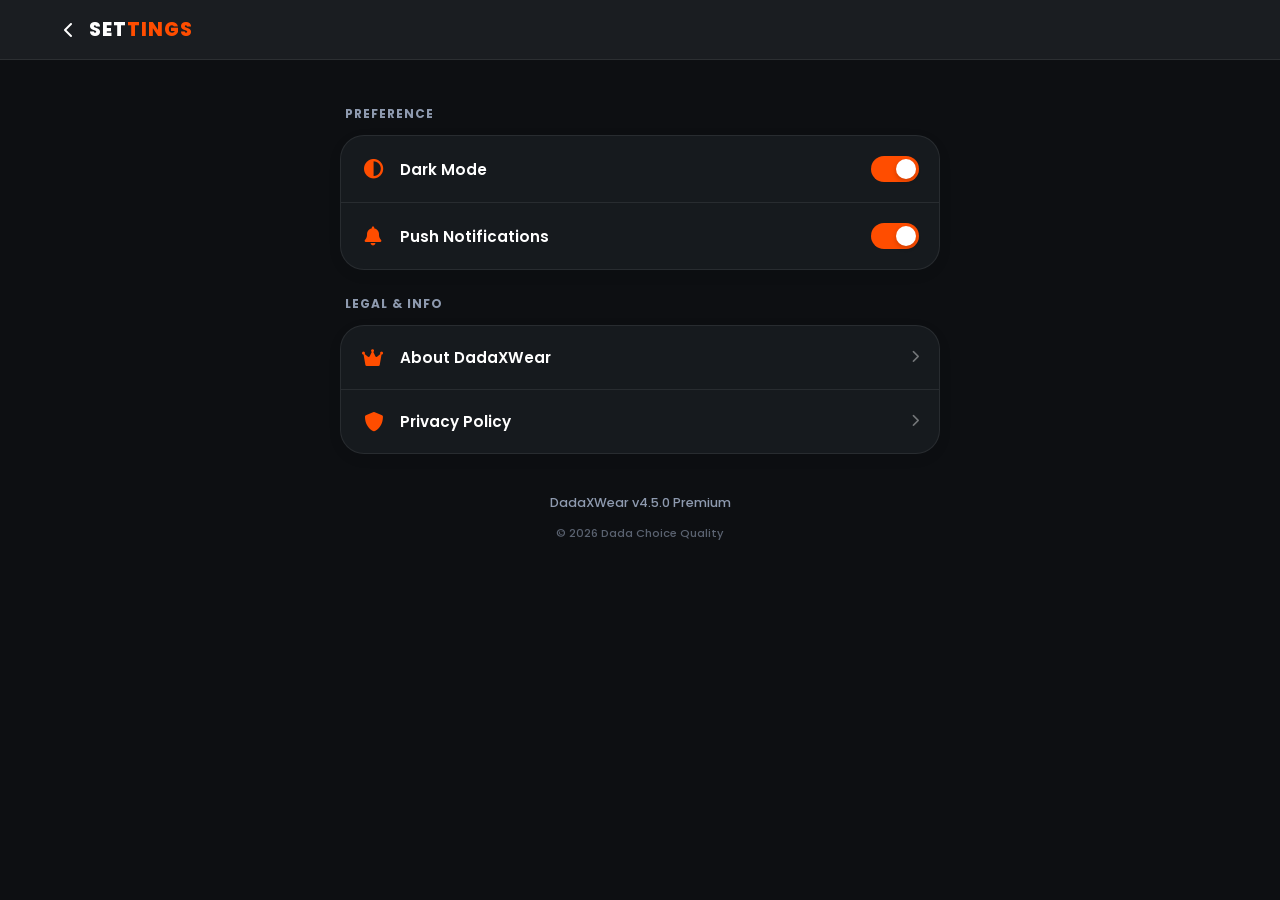
<file: setting.html>
<!DOCTYPE html>
<html lang="en">
<head>
    <meta charset="UTF-8">
    <meta name="viewport" content="width=device-width, initial-scale=1.0">
    <title>Settings | DadaXWear</title>

    <link href="https://fonts.googleapis.com/css2?family=Poppins:wght@300;400;500;600;700;800&display=swap" rel="stylesheet">
    <link rel="stylesheet" href="https://cdnjs.cloudflare.com/ajax/libs/font-awesome/6.0.0/css/all.min.css">

    <style>
        :root {
            --bg: #0d0f12;
            --card: #161a1e;
            --primary: #ff4d00; 
            --text: #ffffff;
            --text-gray: #8e9aaf;
            --border: rgba(255, 255, 255, 0.08);
            --header-bg: #1a1d21;
        }

        body.light-theme {
            --bg: #f0f3f7; 
            --card: #ffffff;
            --primary: #0084ff; 
            --text: #1a202c;
            --text-gray: #4a5568;
            --border: rgba(0, 0, 0, 0.06);
            --header-bg: #ffffff;
        }

        body { background: var(--bg); color: var(--text); margin: 0; font-family: 'Poppins', sans-serif; transition: 0.3s ease; }
        .settings-body { padding-bottom: 100px; }
        .settings-section { padding: 20px 5%; max-width: 600px; margin: 0 auto; }
        
        .top-header { background: var(--header-bg); border-bottom: 1px solid var(--border); padding: 15px 5%; position: sticky; top: 0; z-index: 100; }
        .brand { display: flex; align-items: center; gap: 15px; cursor: pointer; }
        .logo-text { font-weight: 800; font-size: 1.2rem; letter-spacing: 1px; color: var(--text); }
        .logo-text span { color: var(--primary); }

        .section-label { font-size: 0.75rem; font-weight: 700; color: var(--text-gray); margin: 25px 0 12px 5px; text-transform: uppercase; letter-spacing: 1px; }

        .setting-card {
            background: var(--card);
            border-radius: 24px;
            border: 1px solid var(--border);
            overflow: hidden;
            box-shadow: 0 4px 15px rgba(0,0,0,0.05);
            margin-bottom: 20px;
        }
        .setting-row {
            display: flex;
            justify-content: space-between;
            align-items: center;
            padding: 20px;
            border-bottom: 1px solid var(--border);
            transition: 0.2s;
            cursor: pointer;
        }
        .setting-row:active { background: rgba(0,0,0,0.1); }
        .setting-row:last-child { border-bottom: none; }
        
        .row-info { display: flex; align-items: center; gap: 15px; }
        .row-info i { color: var(--primary); font-size: 1.2rem; width: 24px; text-align: center; }
        .row-info span { font-weight: 600; font-size: 0.95rem; }

        /* Modal Styles */
        .modal {
            position: fixed; top: 0; left: 0; width: 100%; height: 100%;
            background: rgba(0,0,0,0.7); backdrop-filter: blur(8px);
            z-index: 4000; display: none; align-items: center; justify-content: center;
            padding: 20px;
        }
        .modal-content {
            background: var(--card); border: 1px solid var(--border);
            border-radius: 28px; padding: 25px; max-width: 500px; width: 100%;
            max-height: 70vh; overflow-y: auto; color: var(--text);
            animation: modalSlide 0.3s ease-out;
        }
        @keyframes modalSlide { from { transform: scale(0.9); opacity: 0; } to { transform: scale(1); opacity: 1; } }
        .modal-header { display: flex; justify-content: space-between; align-items: center; margin-bottom: 15px; position: sticky; top: 0; background: var(--card); z-index: 2; }
        .modal-header h2 { margin: 0; font-size: 1.2rem; color: var(--primary); }
        .close-btn { background: none; border: none; color: var(--text-gray); font-size: 1.5rem; cursor: pointer; }
        .modal-text { font-size: 0.9rem; color: var(--text-gray); line-height: 1.6; }

        /* Switch Styling */
        .switch { position: relative; display: inline-block; width: 48px; height: 26px; }
        .switch input { opacity: 0; width: 0; height: 0; }
        .slider {
            position: absolute; cursor: pointer;
            top: 0; left: 0; right: 0; bottom: 0;
            background-color: #3d444d;
            transition: .4s; border-radius: 34px;
        }
        body.light-theme .slider { background-color: #cbd5e0; }
        .slider:before {
            position: absolute; content: "";
            height: 20px; width: 20px;
            left: 3px; bottom: 3px;
            background-color: white;
            transition: .4s; border-radius: 50%;
            box-shadow: 0 2px 5px rgba(0,0,0,0.2);
        }
        input:checked + .slider { background-color: var(--primary); }
        input:checked + .slider:before { transform: translateX(22px); }

        #dxw_toast {
            position: fixed; bottom: 100px; left: 50%; transform: translateX(-50%);
            background: var(--text); color: var(--card); padding: 12px 25px;
            border-radius: 50px; font-weight: 700; z-index: 5000; display: none;
            box-shadow: 0 10px 30px rgba(0,0,0,0.2); font-size: 0.85rem;
        }

        .app-version { text-align: center; color: var(--text-gray); font-size: 0.8rem; margin-top: 40px; font-weight: 500; }
    </style>
</head>
<body class="dark-theme settings-body">

    <header class="top-header">
        <div class="brand" onclick="location.href='profile.html'">
            <i class="fas fa-chevron-left"></i>
            <span class="logo-text">SET<span>TINGS</span></span>
        </div>
    </header>

    <main class="settings-section">
        <div class="section-label">Preference</div>
        <div class="setting-card">
            <div class="setting-row" style="cursor: default;">
                <div class="row-info">
                    <i class="fas fa-adjust"></i>
                    <span>Dark Mode</span>
                </div>
                <label class="switch">
                    <input type="checkbox" id="theme-toggle" onchange="toggleTheme()">
                    <span class="slider"></span>
                </label>
            </div>

            <div class="setting-row" style="cursor: default;">
                <div class="row-info">
                    <i class="fas fa-bell"></i>
                    <span>Push Notifications</span>
                </div>
                <label class="switch">
                    <input type="checkbox" id="notif-toggle" onchange="toggleNotif()">
                    <span class="slider"></span>
                </label>
            </div>
        </div>

        <div class="section-label">Legal & Info</div>
        <div class="setting-card">
            <div class="setting-row" onclick="openModal('aboutModal')">
                <div class="row-info">
                    <i class="fas fa-crown"></i>
                    <span>About DadaXWear</span>
                </div>
                <i class="fas fa-chevron-right" style="font-size: 0.8rem; opacity: 0.4;"></i>
            </div>
            <div class="setting-row" onclick="openModal('privacyModal')">
                <div class="row-info">
                    <i class="fas fa-shield-alt"></i>
                    <span>Privacy Policy</span>
                </div>
                <i class="fas fa-chevron-right" style="font-size: 0.8rem; opacity: 0.4;"></i>
            </div>
        </div>

        <div class="app-version">
            <p>DadaXWear v4.5.0 Premium</p>
            <p style="font-size: 0.7rem; opacity: 0.6;">© 2026 Dada Choice Quality</p>
        </div>
    </main>

    <!-- About Modal -->
    <div id="aboutModal" class="modal" onclick="closeModalOnSide(event, 'aboutModal')">
        <div class="modal-content">
            <div class="modal-header">
                <h2>About DadaXWear</h2>
                <button class="close-btn" onclick="closeModal('aboutModal')">&times;</button>
            </div>
            <div class="modal-text">
                DadaXWear হলো একটি প্রিমিয়াম ফ্যাশন ই-কমার্স প্ল্যাটফর্ম। আমাদের মূল লক্ষ্য হলো উন্নত মানের এবং স্টাইলিশ পোশাক সাশ্রয়ী মূল্যে গ্রাহকদের কাছে পৌঁছে দেওয়া। আমরা আধুনিক ডিজাইন এবং টেকসই ফেব্রিকের সমন্বয়ে পোশাক তৈরি করি যা আপনার ব্যক্তিত্বকে ফুটিয়ে তোলে। 
                <br><br>
                <b>Vision:</b> বাংলাদেশের ফ্যাশন ইন্ডাস্ট্রিতে একটি আস্থার নাম হয়ে ওঠা।
                <br>
                <b>Quality:</b> আমরা প্রতিটি সুতার মান যাচাই করি যাতে আপনি পান সেরা অভিজ্ঞতা।
            </div>
        </div>
    </div>

    <!-- Privacy Modal -->
    <div id="privacyModal" class="modal" onclick="closeModalOnSide(event, 'privacyModal')">
        <div class="modal-content">
            <div class="modal-header">
                <h2>Privacy Policy</h2>
                <button class="close-btn" onclick="closeModal('privacyModal')">&times;</button>
            </div>
            <div class="modal-text">
                DadaXWear-এ আপনার ব্যক্তিগত তথ্যের সুরক্ষা আমাদের কাছে অত্যন্ত গুরুত্বপূর্ণ। 
                <br><br>
                ১. <b>তথ্য সংগ্রহ:</b> আমরা আপনার নাম, ফোন নম্বর এবং ঠিকানা সংগ্রহ করি শুধুমাত্র অর্ডার ডেলিভারি নিশ্চিত করার জন্য।
                <br>
                ২. <b>নিরাপত্তা:</b> আপনার কোনো তথ্য তৃতীয় পক্ষের কাছে বিক্রয় বা হস্তান্তর করা হয় না। 
                <br>
                ৩. <b>পেমেন্ট:</b> আমাদের অনলাইন পেমেন্ট সিস্টেম সম্পূর্ণ এনক্রিপ্টেড এবং নিরাপদ। 
                <br><br>
                আপনার ব্রাউজিং অভিজ্ঞতা উন্নত করার জন্য আমরা কুকিজ ব্যবহার করতে পারি। আরও বিস্তারিত জানতে আমাদের সাপোর্ট টিমে যোগাযোগ করুন।
            </div>
        </div>
    </div>

    <div id="dxw_toast"></div>

    <script>
        // Modal Controls
        function openModal(id) {
            document.getElementById(id).style.display = 'flex';
        }
        function closeModal(id) {
            document.getElementById(id).style.display = 'none';
        }
        function closeModalOnSide(e, id) {
            if(e.target.id === id) closeModal(id);
        }

        // Theme Engine
        function toggleTheme() {
            const isChecked = document.getElementById('theme-toggle').checked;
            if(isChecked) {
                document.body.classList.add('dark-theme');
                document.body.classList.remove('light-theme');
                localStorage.setItem('dxw_theme', 'dark');
            } else {
                document.body.classList.add('light-theme');
                document.body.classList.remove('dark-theme');
                localStorage.setItem('dxw_theme', 'light');
            }
        }

        function toggleNotif() {
            const isChecked = document.getElementById('notif-toggle').checked;
            localStorage.setItem('notifications_enabled', isChecked);
            showToast(isChecked ? "✅ Notifications Enabled" : "🔕 Notifications Muted");
        }

        function showToast(msg) {
            const t = document.getElementById('dxw_toast');
            t.innerText = msg;
            t.style.display = 'block';
            setTimeout(() => { t.style.display = 'none'; }, 2000);
        }

        window.addEventListener('load', () => {
            // ── Theme restore ──
            const savedTheme = localStorage.getItem('dxw_theme') || 'dark';
            const themeToggle = document.getElementById('theme-toggle');
            if(savedTheme === 'light') {
                themeToggle.checked = false;
                document.body.classList.add('light-theme');
            } else {
                themeToggle.checked = true;
                document.body.classList.add('dark-theme');
            }

            // ✅ FIX: Notification toggle restore
            // আগে এই code ছিল না — তাই page load হলে toggle সবসময় off থাকত
            const notifSaved  = localStorage.getItem('notifications_enabled');
            const notifToggle = document.getElementById('notif-toggle');
            // কখনো set না হলে default: ON (true)
            notifToggle.checked = notifSaved !== 'false';
        });
    </script>
</body>
</html>
</file>
